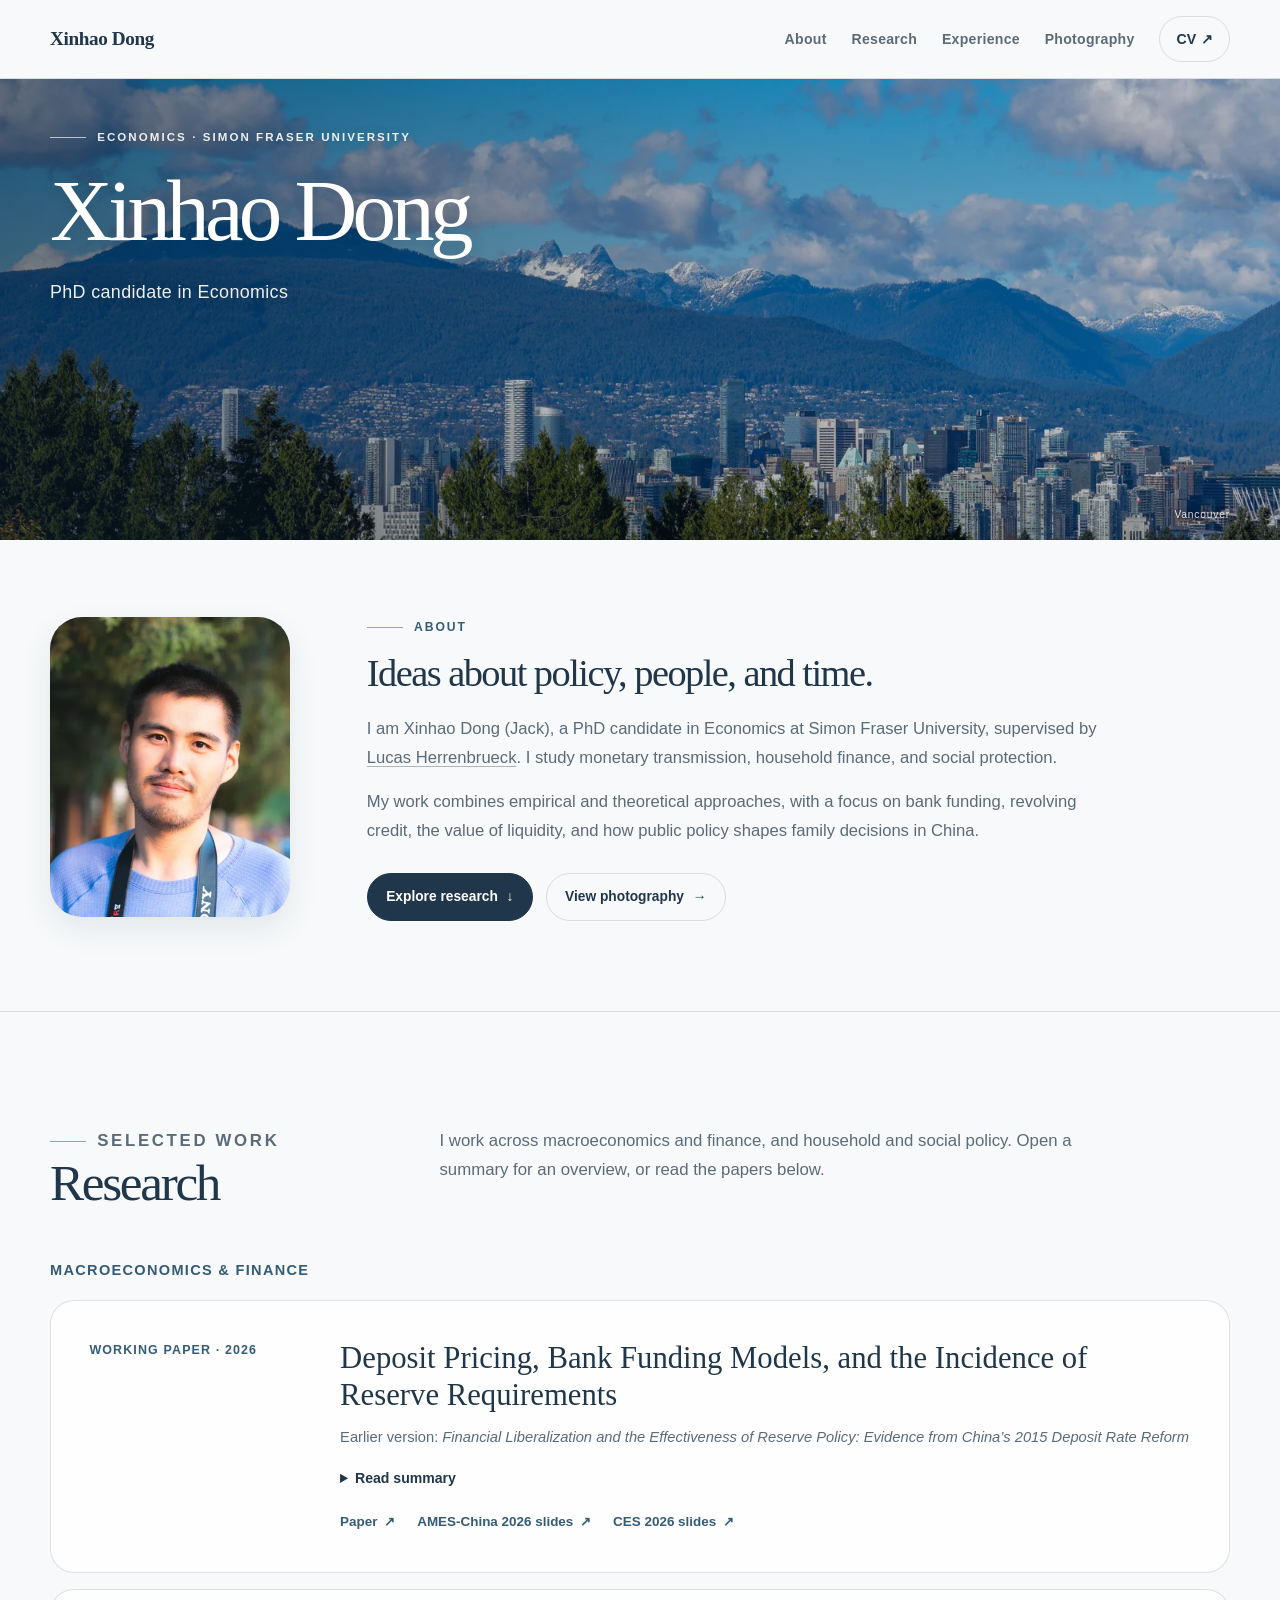
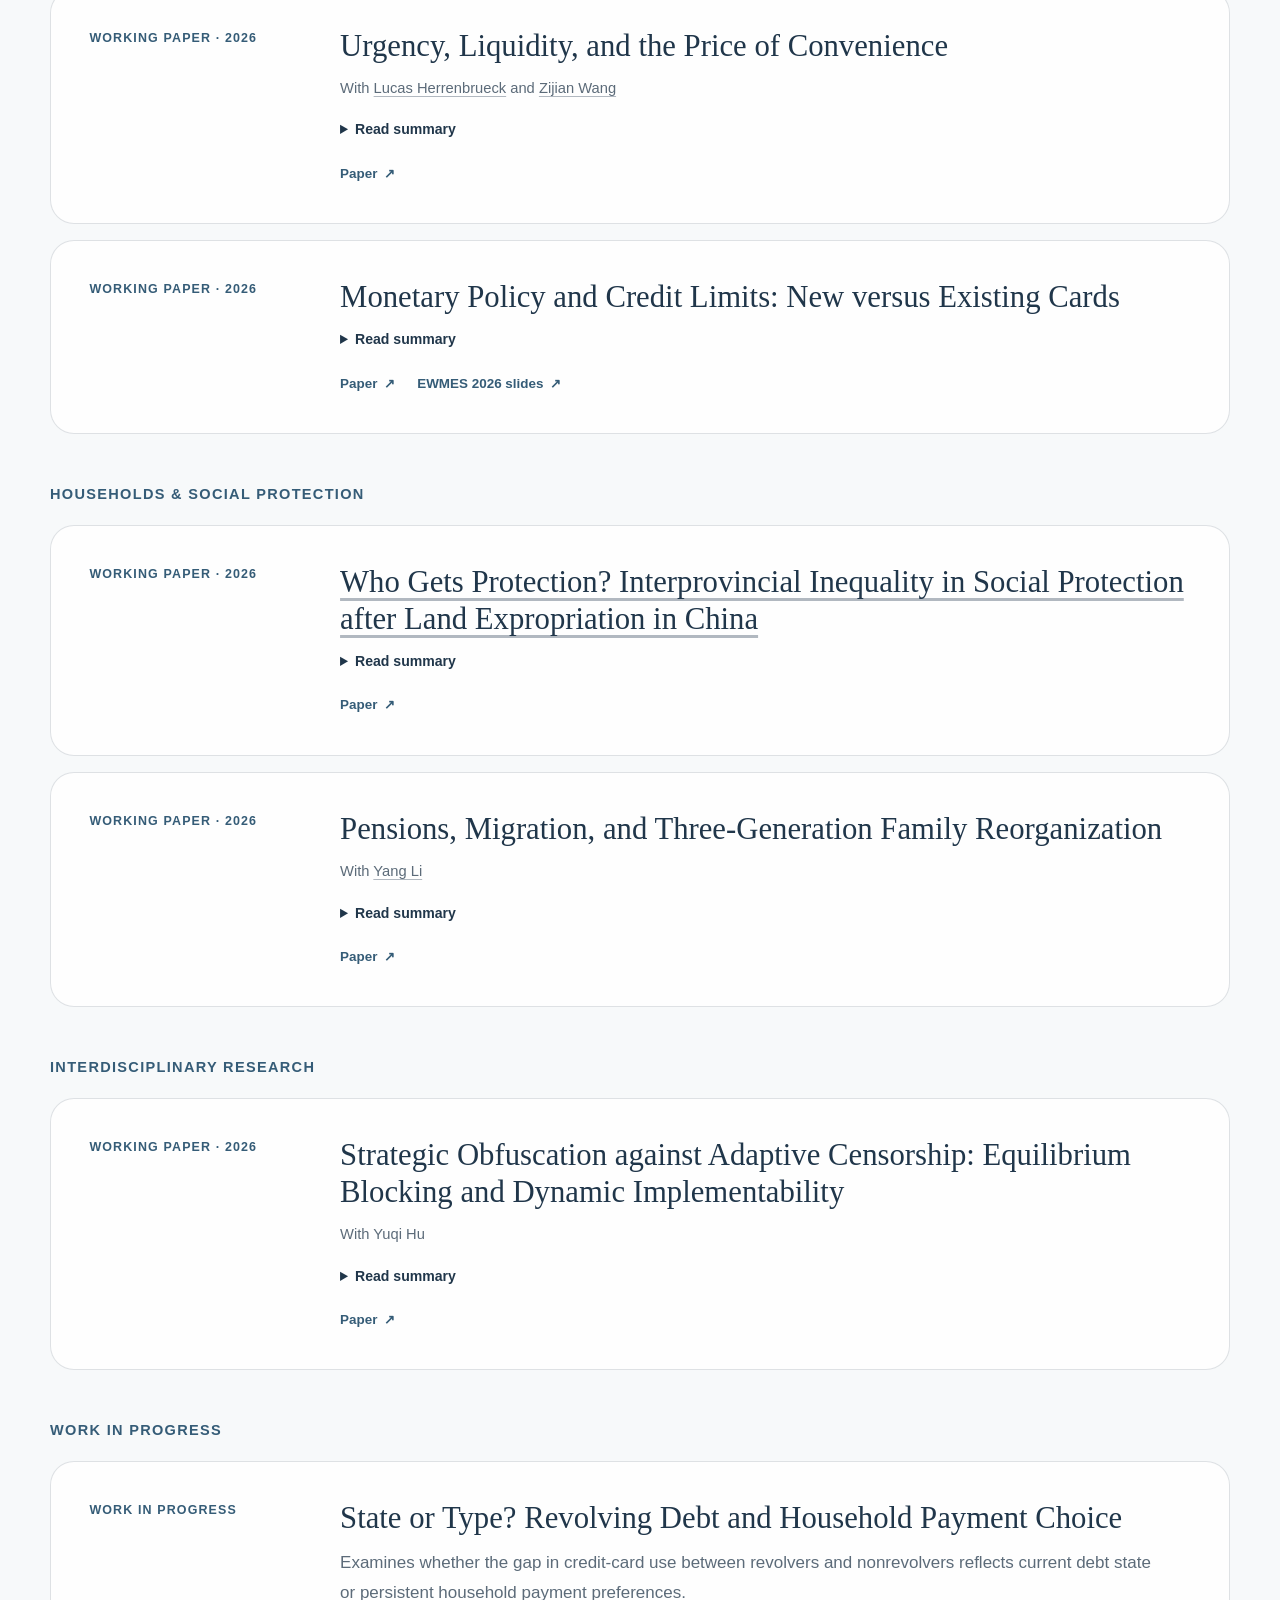
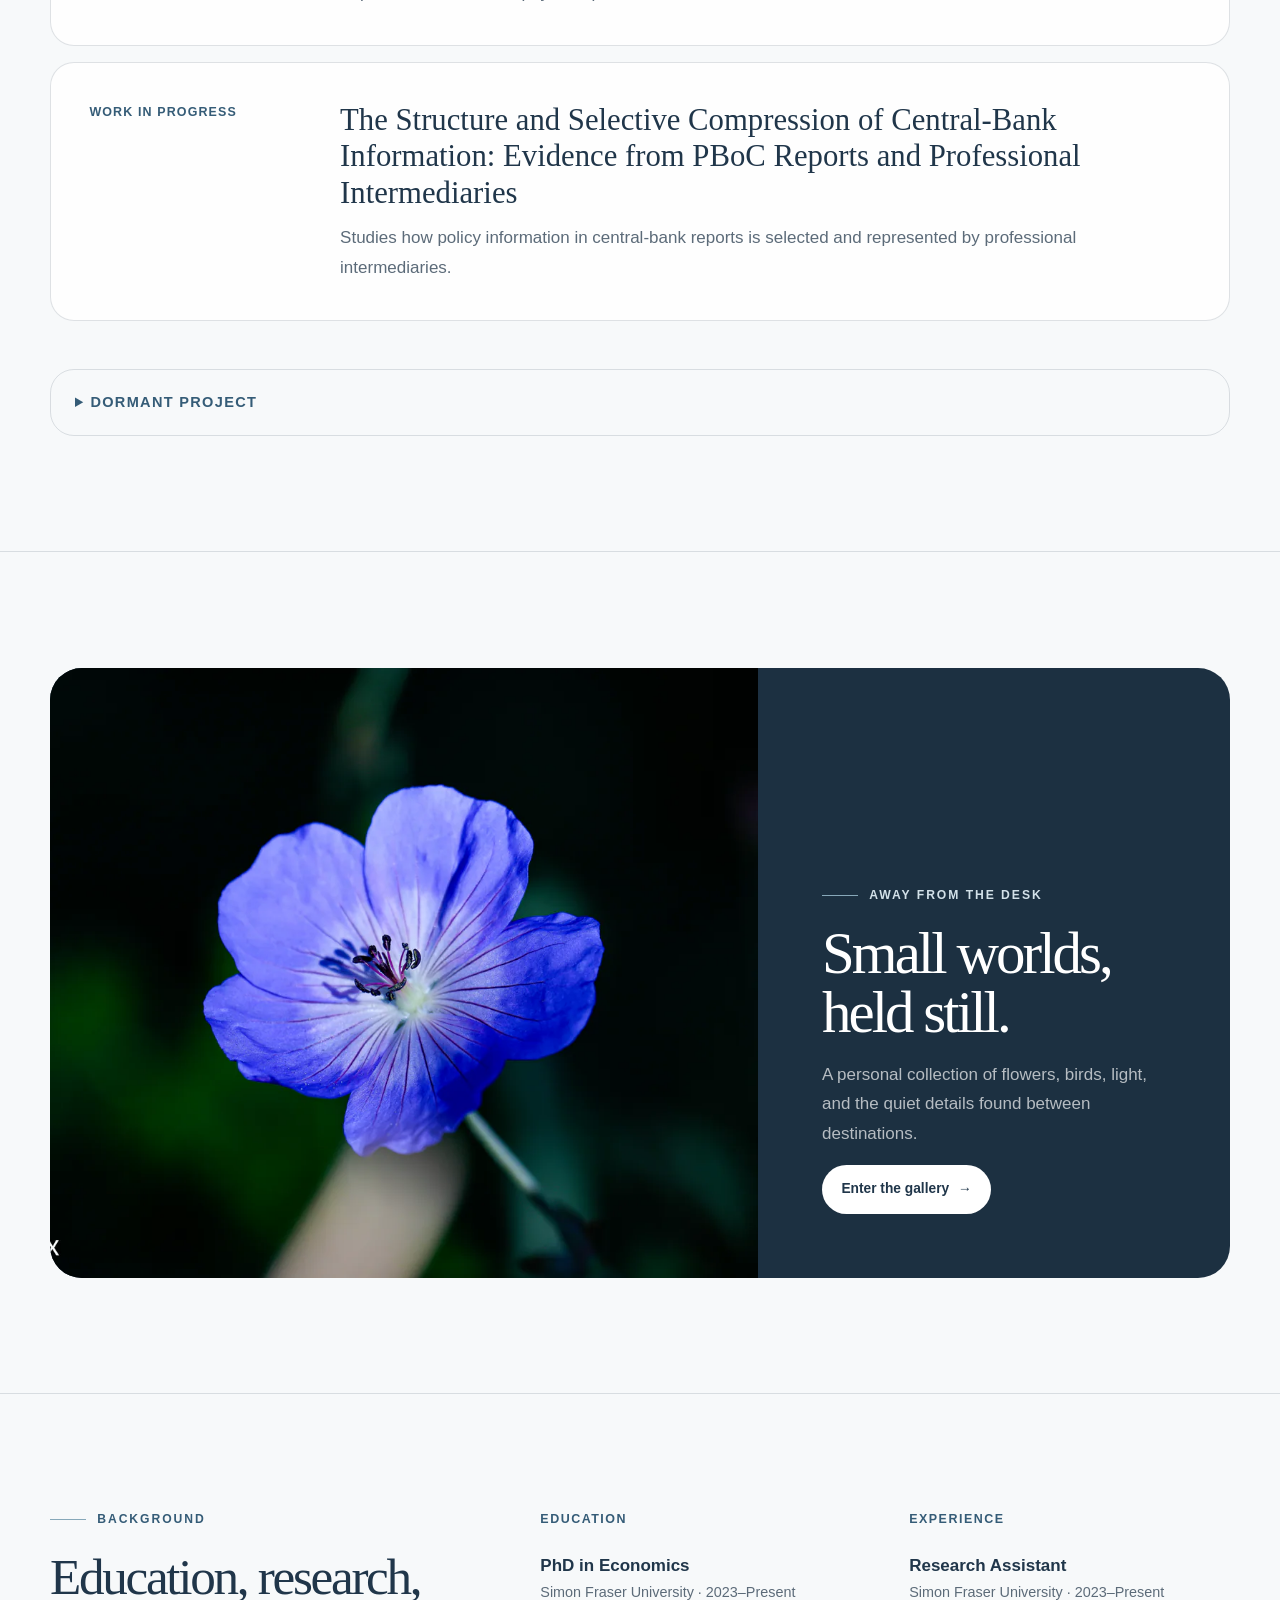
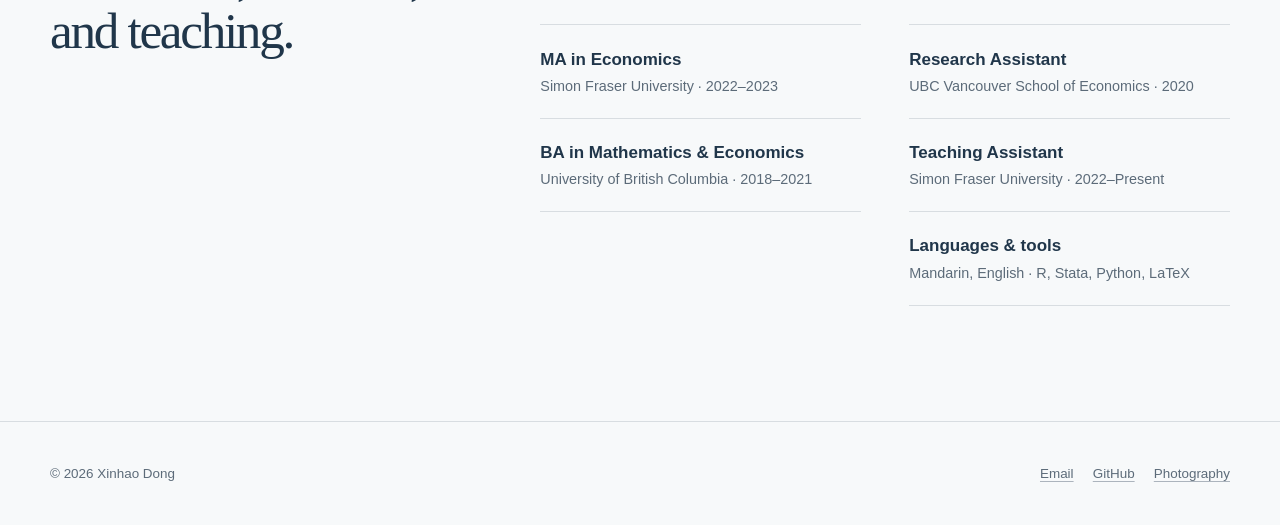
<file: index.html>
<!doctype html>
<html lang="en">
  <head>
    <meta charset="utf-8">
    <meta name="viewport" content="width=device-width, initial-scale=1">
    <title>Xinhao Dong — Economics & Photography</title>
    <meta name="description" content="Xinhao Dong is a PhD candidate in Economics at Simon Fraser University studying monetary transmission, financial markets, and social protection.">
    <link rel="canonical" href="https://xinhaodong.github.io/">
    <meta property="og:type" content="website">
    <meta property="og:title" content="Xinhao Dong — Economics & Photography">
    <meta property="og:description" content="Research on monetary transmission, financial markets, and social protection, alongside a personal photography collection.">
    <meta property="og:url" content="https://xinhaodong.github.io/">
    <meta property="og:image" content="https://xinhaodong.github.io/assets/photos/og-photography.jpg">
    <meta name="twitter:card" content="summary_large_image">
    <meta name="twitter:title" content="Xinhao Dong — Economics & Photography">
    <meta name="twitter:description" content="Economics research and a personal photography collection.">
    <meta name="twitter:image" content="https://xinhaodong.github.io/assets/photos/og-photography.jpg">
    <link rel="icon" type="image/png" href="assets/photos/favicon.png">
    <link rel="stylesheet" href="assets/css/site.css">
    <link rel="stylesheet" href="assets/css/home-mountain.css?v=20261103-1">
    <script src="assets/js/site.js" defer></script>
  </head>
  <body class="home-page" id="top">
    <a class="skip-link" href="#main">Skip to content</a>

    <header class="site-header">
      <div class="site-shell nav-wrap">
        <a class="wordmark" href="#top" aria-label="Xinhao Dong, home">Xinhao Dong</a>
        <button class="menu-toggle" type="button" aria-label="Open navigation" aria-expanded="false" aria-controls="site-navigation"><span></span></button>
        <nav class="site-nav" id="site-navigation" aria-label="Primary navigation" data-open="false">
          <a href="#about">About</a>
          <a href="#research">Research</a>
          <a href="#experience">Experience</a>
          <a href="photography/">Photography</a>
          <a class="nav-pill" href="assets/cv/CV_XinhaoDong.pdf" target="_blank" rel="noopener">CV ↗</a>
        </nav>
      </div>
    </header>

    <main id="main">
      <section class="mountain-hero" aria-labelledby="hero-title">
        <picture class="mountain-hero-image">
          <source type="image/webp" srcset="assets/photos/vancouver-mountains/vancouver-mountains-800.webp?v=clean 800w, assets/photos/vancouver-mountains/vancouver-mountains-1600.webp?v=clean 1600w, assets/photos/vancouver-mountains/vancouver-mountains-2400.webp?v=clean 2400w, assets/photos/vancouver-mountains/vancouver-mountains-3200.webp?v=clean 3200w" sizes="100vw">
          <img src="assets/photos/vancouver-mountains/vancouver-mountains-1600.jpg?v=clean" srcset="assets/photos/vancouver-mountains/vancouver-mountains-800.jpg?v=clean 800w, assets/photos/vancouver-mountains/vancouver-mountains-1600.jpg?v=clean 1600w, assets/photos/vancouver-mountains/vancouver-mountains-2400.jpg?v=clean 2400w, assets/photos/vancouver-mountains/vancouver-mountains-3200.jpg?v=clean 3200w" sizes="100vw" width="1600" height="800" alt="Vancouver’s skyline beneath forested mountains, snow-covered peaks, and drifting clouds" fetchpriority="high" decoding="async">
        </picture>
        <div class="site-shell mountain-hero-content">
          <p class="eyebrow">Economics · Simon Fraser University</p>
          <h1 id="hero-title">Xinhao Dong</h1>
          <p class="mountain-hero-subtitle">PhD candidate in Economics</p>
        </div>
        <p class="mountain-credit">Vancouver</p>
      </section>

      <section class="site-shell home-intro" id="about" aria-labelledby="intro-title">
        <picture class="profile-photo">
          <source type="image/webp" srcset="assets/photos/portrait/portrait-480.webp 480w, assets/photos/portrait/portrait-720.webp 720w" sizes="(max-width: 700px) 96px, 240px">
          <img src="assets/photos/portrait/portrait-480.jpg" srcset="assets/photos/portrait/portrait-480.jpg 480w, assets/photos/portrait/portrait-720.jpg 720w" sizes="(max-width: 700px) 96px, 240px" width="480" height="480" alt="Portrait of Xinhao Dong" decoding="async">
        </picture>
        <div class="home-intro-copy">
          <p class="eyebrow">About</p>
          <h2 id="intro-title">Ideas about policy, people, and time.</h2>
          <p>I am Xinhao Dong (Jack), a PhD candidate in Economics at Simon Fraser University, supervised by <a href="https://herrenbrueck.weebly.com/" target="_blank" rel="noopener">Lucas Herrenbrueck</a>. I study monetary transmission, household finance, and social protection.</p>
          <p>My work combines empirical and theoretical approaches, with a focus on bank funding, revolving credit, the value of liquidity, and how public policy shapes family decisions in China.</p>
          <div class="hero-actions">
            <a class="button" href="#research">Explore research <span aria-hidden="true">↓</span></a>
            <a class="button secondary" href="photography/">View photography <span aria-hidden="true">→</span></a>
          </div>
        </div>
      </section>

      <section class="section" id="research" aria-labelledby="research-title">
        <div class="site-shell">
          <div class="section-heading">
            <div>
              <p class="eyebrow">Selected work</p>
              <h2 id="research-title">Research</h2>
            </div>
            <p>I work across macroeconomics and finance, and household and social policy. Open a summary for an overview, or read the papers below.</p>
          </div>

          <h3 class="research-group-title">Macroeconomics &amp; Finance</h3>
          <div class="research-list">
            <article class="research-card">
              <div class="research-meta">Working paper · 2026</div>
              <div>
                <h4>Deposit Pricing, Bank Funding Models, and the Incidence of Reserve Requirements</h4>
                <p class="coauthors">Earlier version: <em>Financial Liberalization and the Effectiveness of Reserve Policy: Evidence from China’s 2015 Deposit Rate Reform</em></p>
                <details class="abstract"><summary>Read summary</summary>
                  <p>Using quarterly data for Chinese banks from 2008 to 2024, I compare the relationship between banks’ pre-reform deposit mix, reserve requirements, and market funding across pricing regimes. Among joint-stock banks, the fitted funding gradient falls from 1.144 to −0.024 percentage points per percentage-point increase in the reserve ratio. Limited common support and sensitivity to exposure trends prevent a causal interpretation of that regime difference.</p>
                </details>
                <div class="paper-actions">
                  <a class="paper-link" href="assets/papers/deposit-pricing-reserve-requirements.pdf" target="_blank" rel="noopener">Paper</a>
                  <a class="paper-link" href="assets/slides/ames-china-2026.pdf" target="_blank" rel="noopener">AMES-China 2026 slides</a>
                  <a class="paper-link" href="assets/slides/ces-china-2026.pdf" target="_blank" rel="noopener">CES 2026 slides</a>
                </div>
              </div>
            </article>
            <article class="research-card">
              <div class="research-meta">Working paper · 2026</div>
              <div>
                <h4>Urgency, Liquidity, and the Price of Convenience</h4>
                <p class="coauthors">With <a href="https://herrenbrueck.weebly.com/" target="_blank" rel="noopener">Lucas Herrenbrueck</a> and <a href="https://sites.google.com/view/zijianwang/" target="_blank" rel="noopener">Zijian Wang</a></p>
                <details class="abstract"><summary>Read summary</summary>
                  <p>We distinguish the urgency of spending needs from the liquidity services of assets using Treasury bills, commercial paper, and AAA corporate bonds. Our headline estimate puts the annual price of convenience at 5.5%, far above conventional spread measures; only about 23% of it is attributable to urgency.</p>
                </details>
                <div class="paper-actions"><a class="paper-link" href="https://www.sfu.ca/~lherrenb/files/dhw2026urgency.pdf" target="_blank" rel="noopener">Paper</a></div>
              </div>
            </article>
            <article class="research-card">
              <div class="research-meta">Working paper · 2026</div>
              <div>
                <h4>Monetary Policy and Credit Limits: New versus Existing Cards</h4>
                <details class="abstract"><summary>Read summary</summary>
                  <p>Using quarterly data from large U.S. banks, I find that a typical monetary tightening surprise identified at high frequency lowers the median limit on new credit cards by 5.1 percent relative to existing cards. Total limits show no measurable decline, so card credit adjusts slowly. A financing framework built from household surveys implies that a dollar removed from new card limits reduces spending 2.35 times as much as a dollar removed from existing limits.</p>
                </details>
                <div class="paper-actions">
                  <a class="paper-link" href="assets/papers/existing-credit-new-credit-monetary-transmission.pdf" target="_blank" rel="noopener">Paper</a>
                  <a class="paper-link" href="assets/slides/existing-commitments-ewmes-2026.pdf" target="_blank" rel="noopener">EWMES 2026 slides</a>
                </div>
              </div>
            </article>
          </div>

          <h3 class="research-group-title">Households &amp; Social Protection</h3>
          <div class="research-list">
            <article class="research-card">
              <div class="research-meta">Working paper · 2026</div>
              <div>
                <h4><a href="assets/papers/who-gets-protection.pdf" target="_blank" rel="noopener">Who Gets Protection? Interprovincial Inequality in Social Protection after Land Expropriation in China</a></h4>
                <details class="abstract"><summary>Read summary</summary>
                  <p>Using CHIP 2013 and 2018 data on 2,239 land-expropriated households in 15 provinces, I study how reported compensation form varies across provinces and expropriation cohorts. Before 2008, moving from the 25th to the 75th percentile of provincial fiscal pressure was associated with a 20 percentage-point lower probability of any continuing protection and a 17–19 percentage-point higher probability of cash only. These relationships are markedly weaker from 2008 onward, although imprecisely estimated. Across twelve consistently observed provinces, gaps in compensation form narrowed by about 38 percent.</p>
                </details>
                <div class="paper-actions"><a class="paper-link" href="assets/papers/who-gets-protection.pdf" target="_blank" rel="noopener">Paper</a></div>
              </div>
            </article>
            <article class="research-card">
              <div class="research-meta">Working paper · 2026</div>
              <div>
                <h4>Pensions, Migration, and Three-Generation Family Reorganization</h4>
                <p class="coauthors">With <a href="https://liyang0v0.github.io/" target="_blank" rel="noopener">Yang Li</a></p>
                <details class="abstract"><summary>Read summary</summary>
                  <p>Using age-60 eligibility around China’s 2016 pension reform, we find that pension access raises grandchild care by 8.2 percentage points. Grandchildren then spend fewer months with their parents, while complete paternal absence falls and shorter, more returnable work trips become more common. Remittances from pension recipients to adult children also decline, consistent with a shift in how families provide informal support.</p>
                </details>
                <div class="paper-actions"><a class="paper-link" href="https://www.dropbox.com/scl/fi/l6o3wmeur9fnl1vhy168h/Rural_Pension.pdf?rlkey=k0lvzd16sgpemzimauc0o3s40&amp;st=vspo28mm&amp;dl=0" target="_blank" rel="noopener">Paper</a></div>
              </div>
            </article>
          </div>

          <h3 class="research-group-title">Interdisciplinary Research</h3>
          <div class="research-list">
            <article class="research-card">
              <div class="research-meta">Working paper · 2026</div>
              <div>
                <h4>Strategic Obfuscation against Adaptive Censorship: Equilibrium Blocking and Dynamic Implementability</h4>
                <p class="coauthors">With Yuqi Hu</p>
                <details class="abstract"><summary>Read summary</summary>
                  <p>We model costly traffic obfuscation and an adaptive censor’s blocking decision jointly. Exact unilateral best responses determine which obfuscation–blocking targets can survive repeated interaction; a common shortcut that checks only complete abandonment of obfuscation can misclassify whether a target is sustainable. A public-signal extension shows how missed detections and false alarms tighten these conditions.</p>
                </details>
                <div class="paper-actions"><a class="paper-link" href="assets/papers/strategic-obfuscation-adaptive-censorship.pdf" target="_blank" rel="noopener">Paper</a></div>
              </div>
            </article>
          </div>

          <h3 class="research-group-title">Work in Progress</h3>
          <div class="research-list">
            <article class="research-card">
              <div class="research-meta">Work in progress</div>
              <div>
                <h4>State or Type? Revolving Debt and Household Payment Choice</h4>
                <p class="project-summary">Examines whether the gap in credit-card use between revolvers and nonrevolvers reflects current debt state or persistent household payment preferences.</p>
              </div>
            </article>
            <article class="research-card">
              <div class="research-meta">Work in progress</div>
              <div>
                <h4>The Structure and Selective Compression of Central-Bank Information: Evidence from PBoC Reports and Professional Intermediaries</h4>
                <p class="project-summary">Studies how policy information in central-bank reports is selected and represented by professional intermediaries.</p>
              </div>
            </article>
          </div>

          <details class="dormant-project">
            <summary>Dormant project</summary>
            <p><strong>Pension Promises, Fertility, and Debt Sustainability.</strong> A paused project on how pension promises and endogenous fertility interact with public-debt dynamics.</p>
          </details>
        </div>
      </section>

      <section class="section" aria-labelledby="photography-title">
        <div class="site-shell photo-teaser">
          <picture class="photo-teaser-media">
            <source type="image/webp" srcset="assets/photos/blue-bloom/blue-bloom-640.webp 640w, assets/photos/blue-bloom/blue-bloom-1280.webp 1280w, assets/photos/blue-bloom/blue-bloom-2400.webp 2400w" sizes="(max-width: 900px) 100vw, 58vw">
            <img src="assets/photos/blue-bloom/blue-bloom-1280.jpg" srcset="assets/photos/blue-bloom/blue-bloom-640.jpg 640w, assets/photos/blue-bloom/blue-bloom-1280.jpg 1280w, assets/photos/blue-bloom/blue-bloom-2400.jpg 2400w" sizes="(max-width: 900px) 100vw, 58vw" width="1280" height="853" loading="lazy" decoding="async" alt="A blue flower against a dark green background">
          </picture>
          <div class="photo-teaser-copy">
            <p class="eyebrow">Away from the desk</p>
            <h2 id="photography-title">Small worlds, held still.</h2>
            <p>A personal collection of flowers, birds, light, and the quiet details found between destinations.</p>
            <a class="button" href="photography/">Enter the gallery <span aria-hidden="true">→</span></a>
          </div>
        </div>
      </section>

      <section class="section" id="experience" aria-labelledby="experience-title">
        <div class="site-shell credentials">
          <div>
            <p class="eyebrow">Background</p>
            <h2 id="experience-title">Education, research, and teaching.</h2>
          </div>
          <div class="credential-columns">
            <div class="credential-group">
              <h3>Education</h3>
              <ul class="credential-list">
                <li><strong>PhD in Economics</strong><span>Simon Fraser University · 2023–Present</span></li>
                <li><strong>MA in Economics</strong><span>Simon Fraser University · 2022–2023</span></li>
                <li><strong>BA in Mathematics &amp; Economics</strong><span>University of British Columbia · 2018–2021</span></li>
              </ul>
            </div>
            <div class="credential-group">
              <h3>Experience</h3>
              <ul class="credential-list">
                <li><strong>Research Assistant</strong><span>Simon Fraser University · 2023–Present</span></li>
                <li><strong>Research Assistant</strong><span>UBC Vancouver School of Economics · 2020</span></li>
                <li><strong>Teaching Assistant</strong><span>Simon Fraser University · 2022–Present</span></li>
                <li><strong>Languages &amp; tools</strong><span>Mandarin, English · R, Stata, Python, LaTeX</span></li>
              </ul>
            </div>
          </div>
        </div>
      </section>
    </main>

    <footer class="site-footer">
      <div class="site-shell footer-wrap">
        <span>© <span data-current-year>2026</span> Xinhao Dong</span>
        <div class="footer-links">
          <a href="mailto:Xinhao_dong@sfu.ca">Email</a>
          <a href="https://github.com/XinhaoDong" target="_blank" rel="noopener">GitHub</a>
          <a href="photography/">Photography</a>
        </div>
      </div>
    </footer>
    <!-- Statcounter code for Personal website https://xinhaodong.github.io/ -->
    <script type="text/javascript">
      var sc_project = 13366111;
      var sc_invisible = 1;
      var sc_security = "77b2c430";
    </script>
    <script type="text/javascript" src="https://www.statcounter.com/counter/counter.js" async></script>
    <noscript><div class="statcounter"><a title="web statistics" href="https://statcounter.com/" target="_blank" rel="noopener"><img class="statcounter" src="https://c.statcounter.com/13366111/0/77b2c430/1/" alt="web statistics" referrerpolicy="no-referrer-when-downgrade"></a></div></noscript>
    <!-- End of Statcounter Code -->
  </body>
</html>
</file>
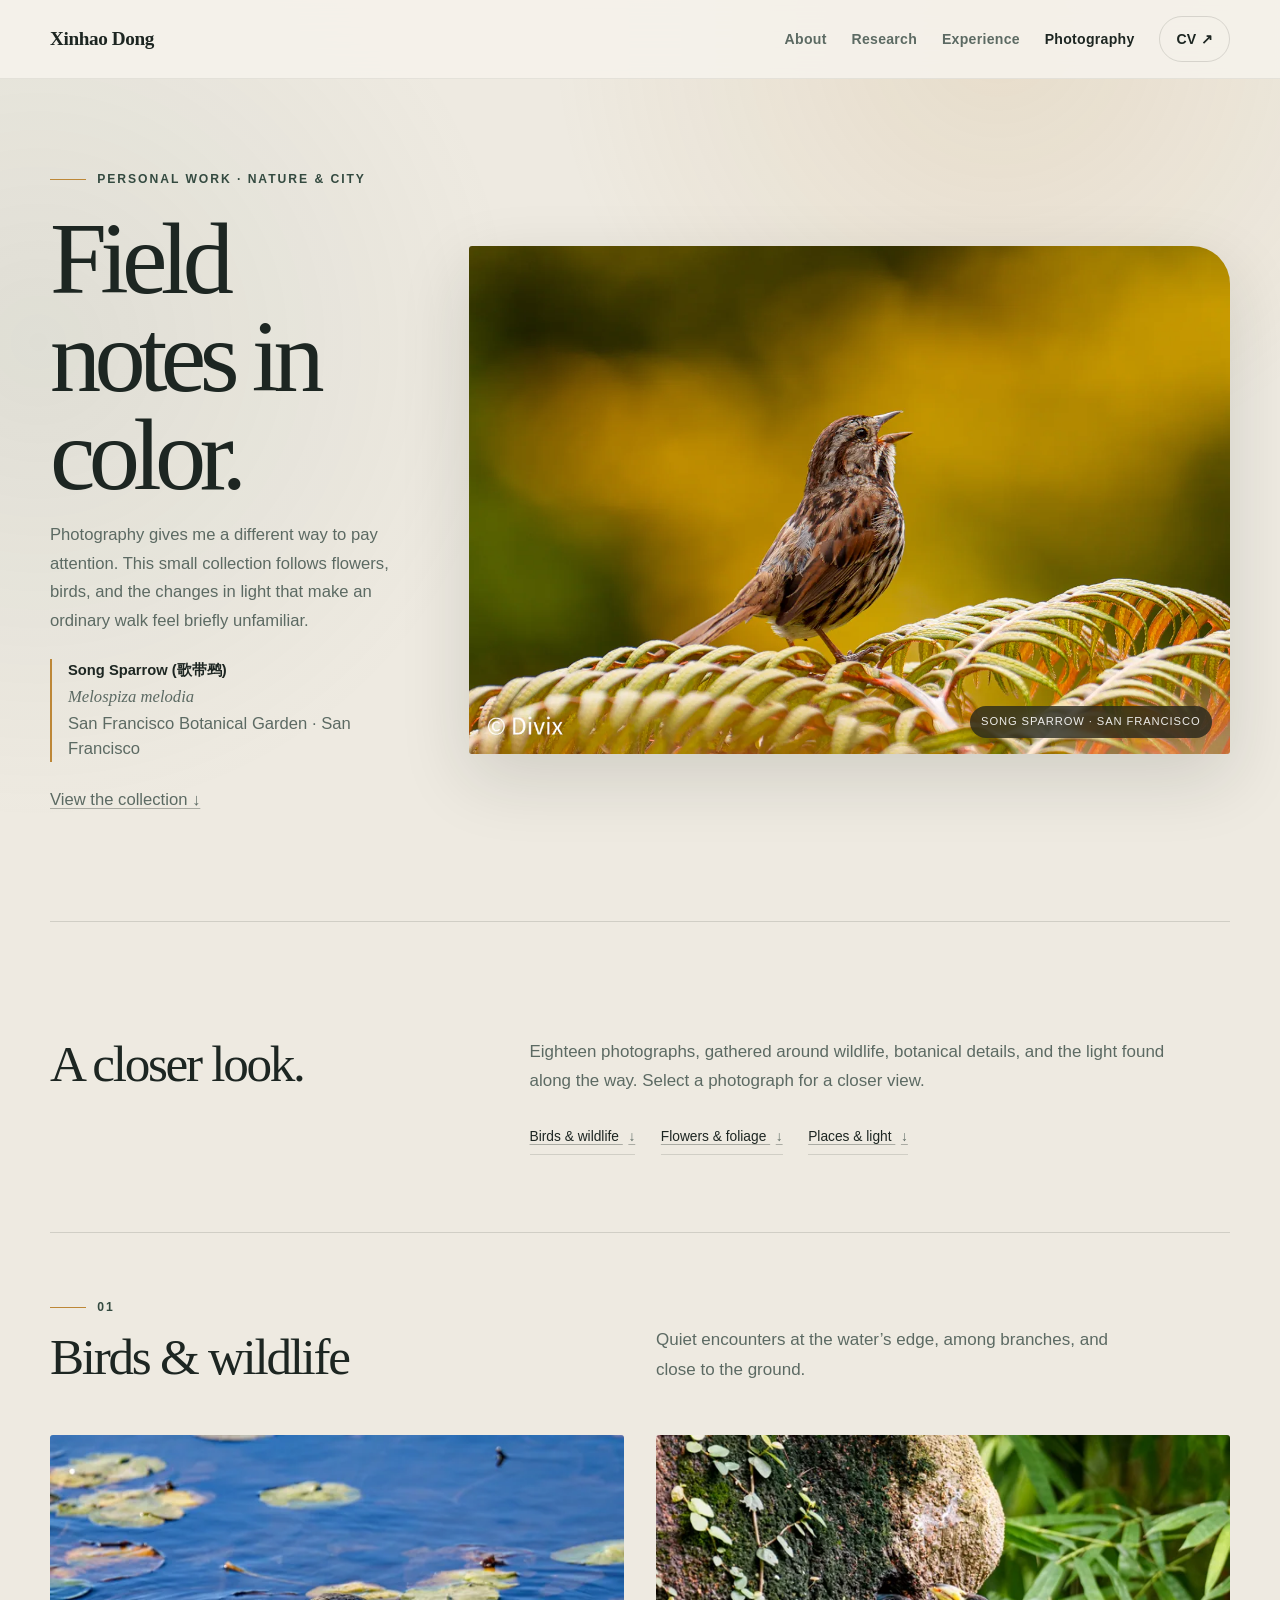
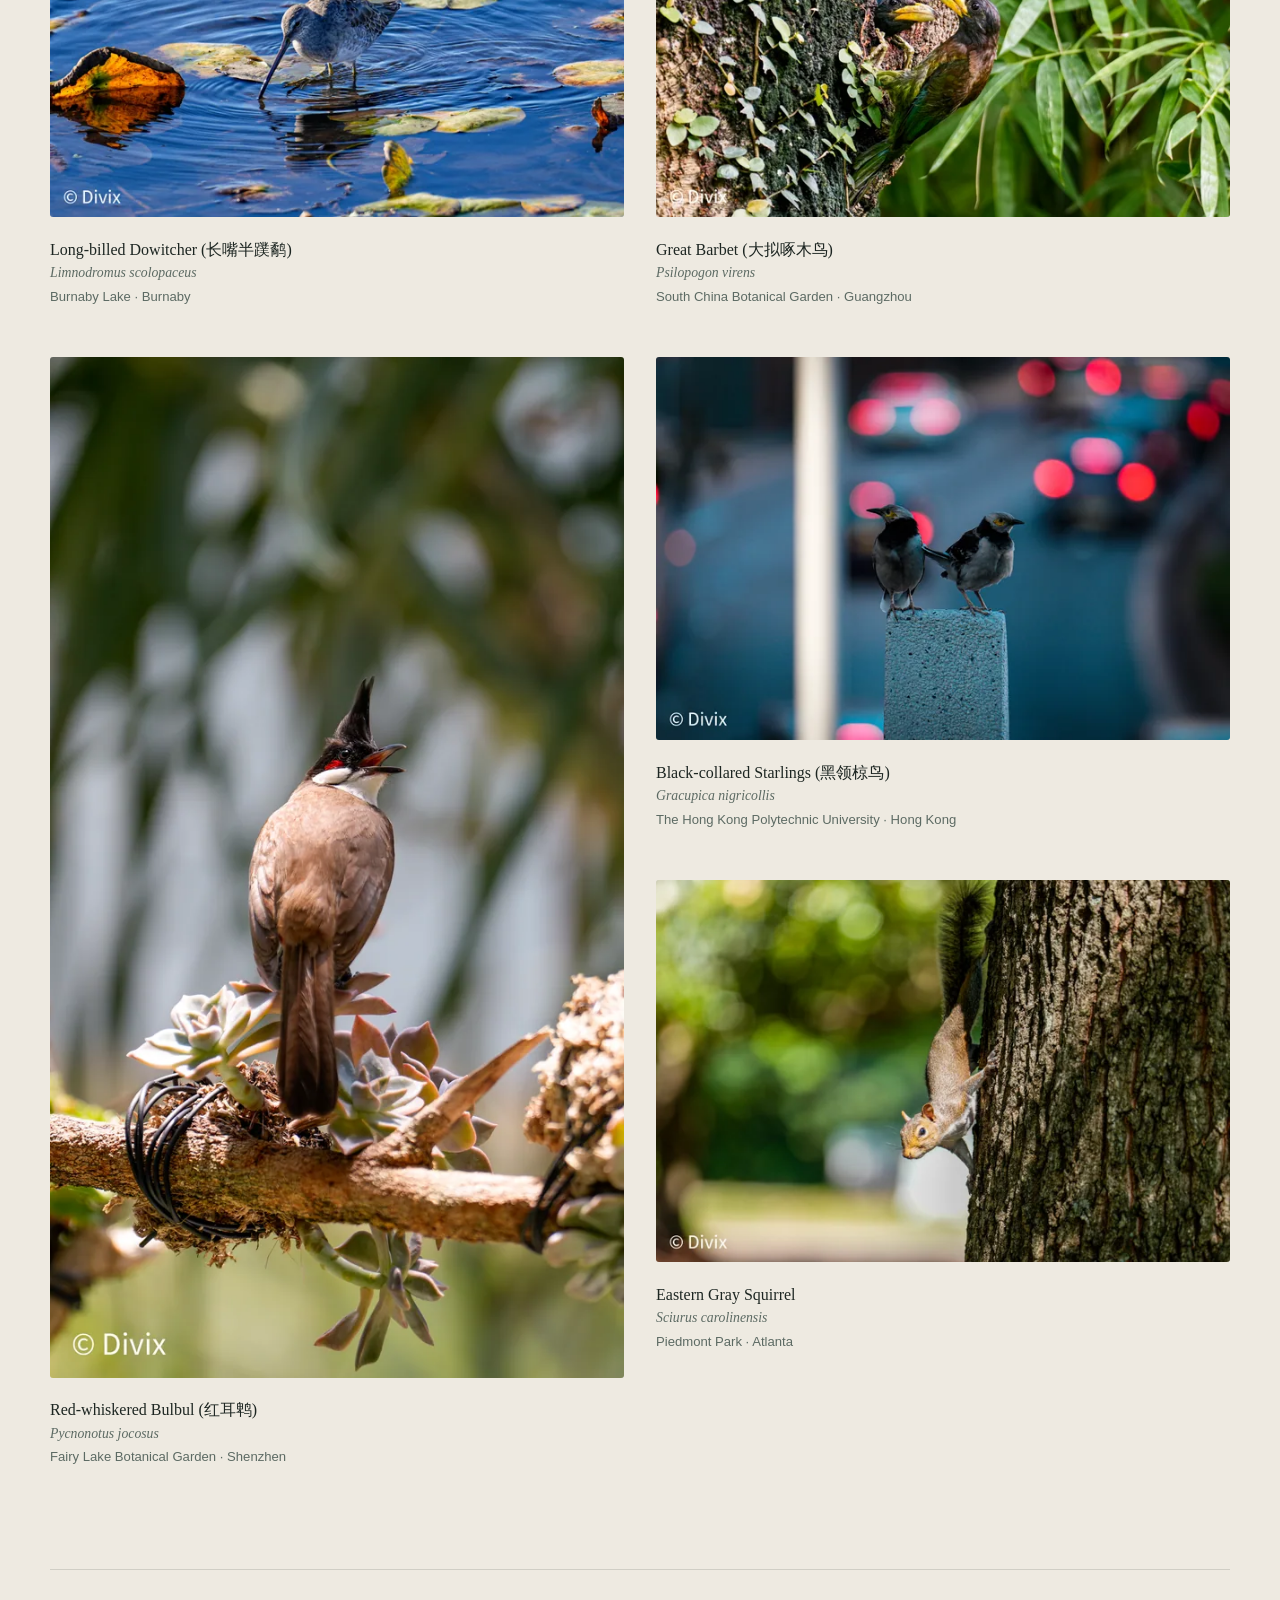
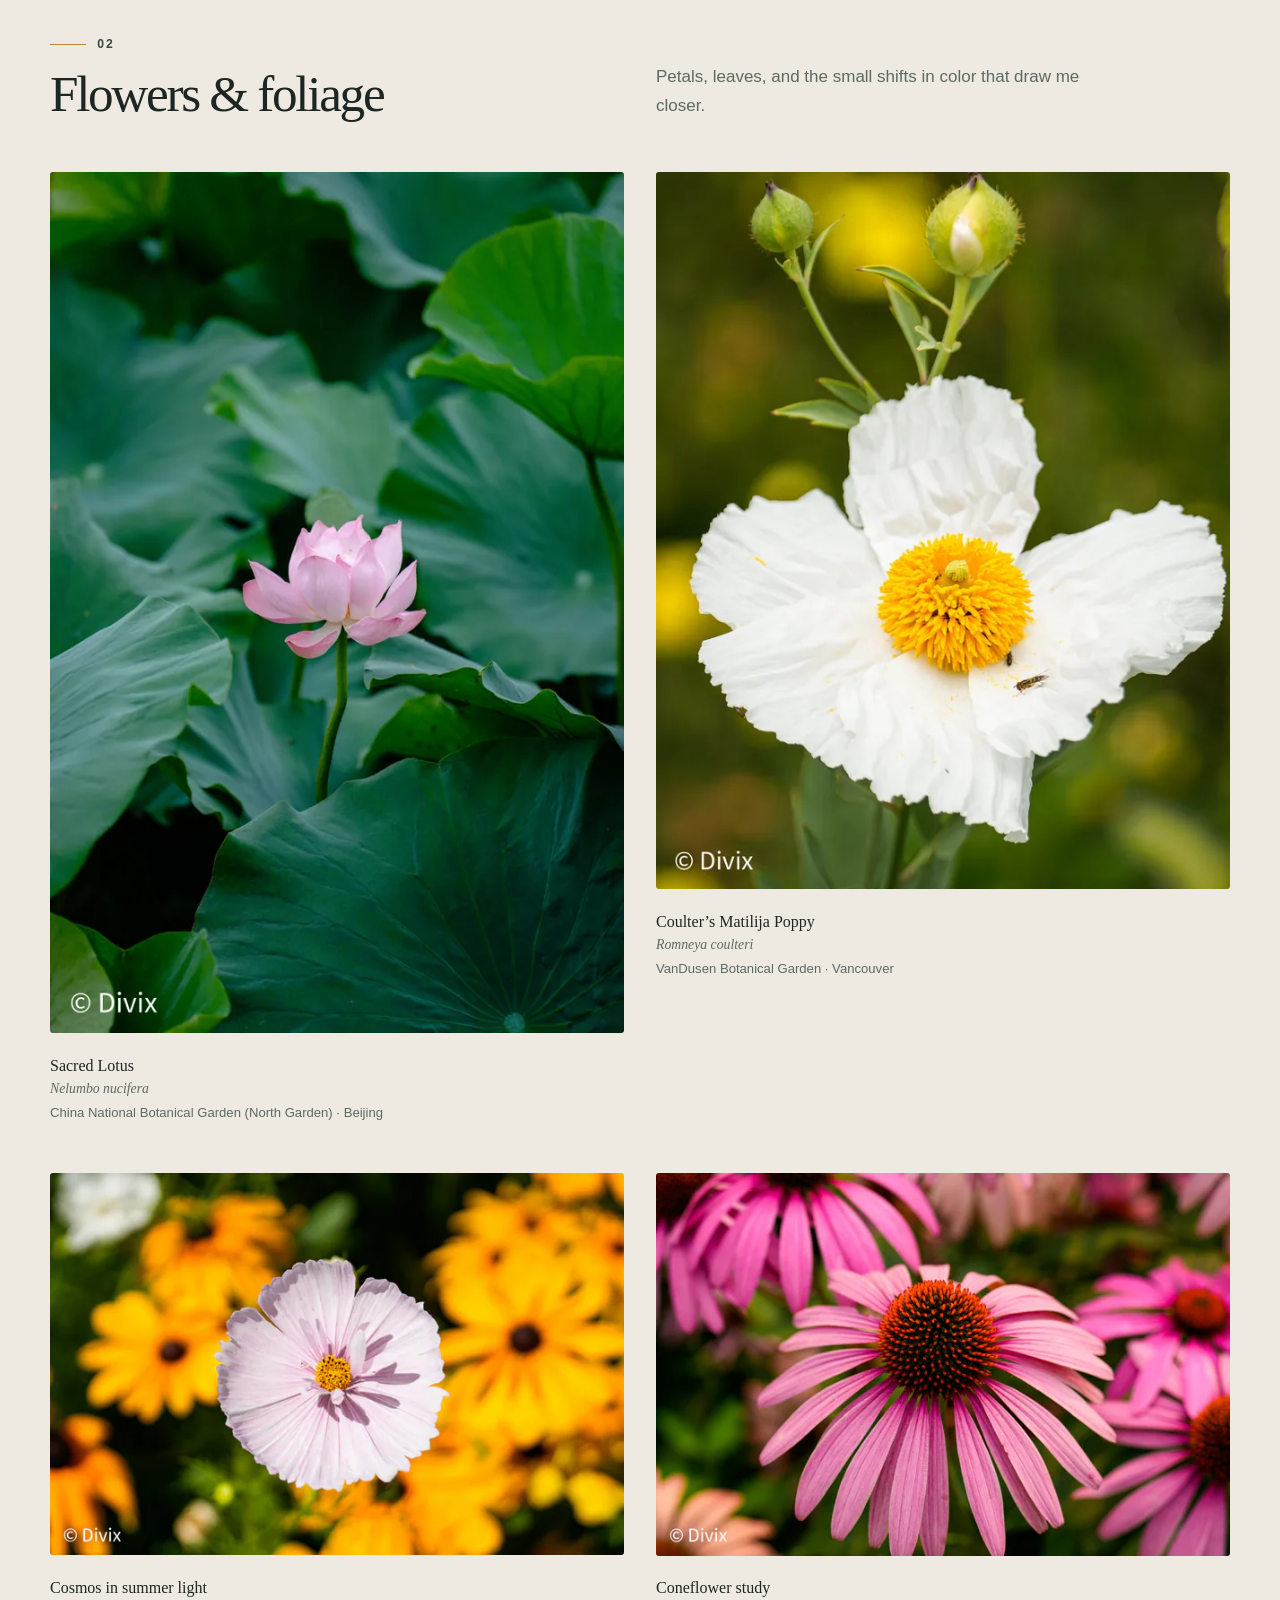
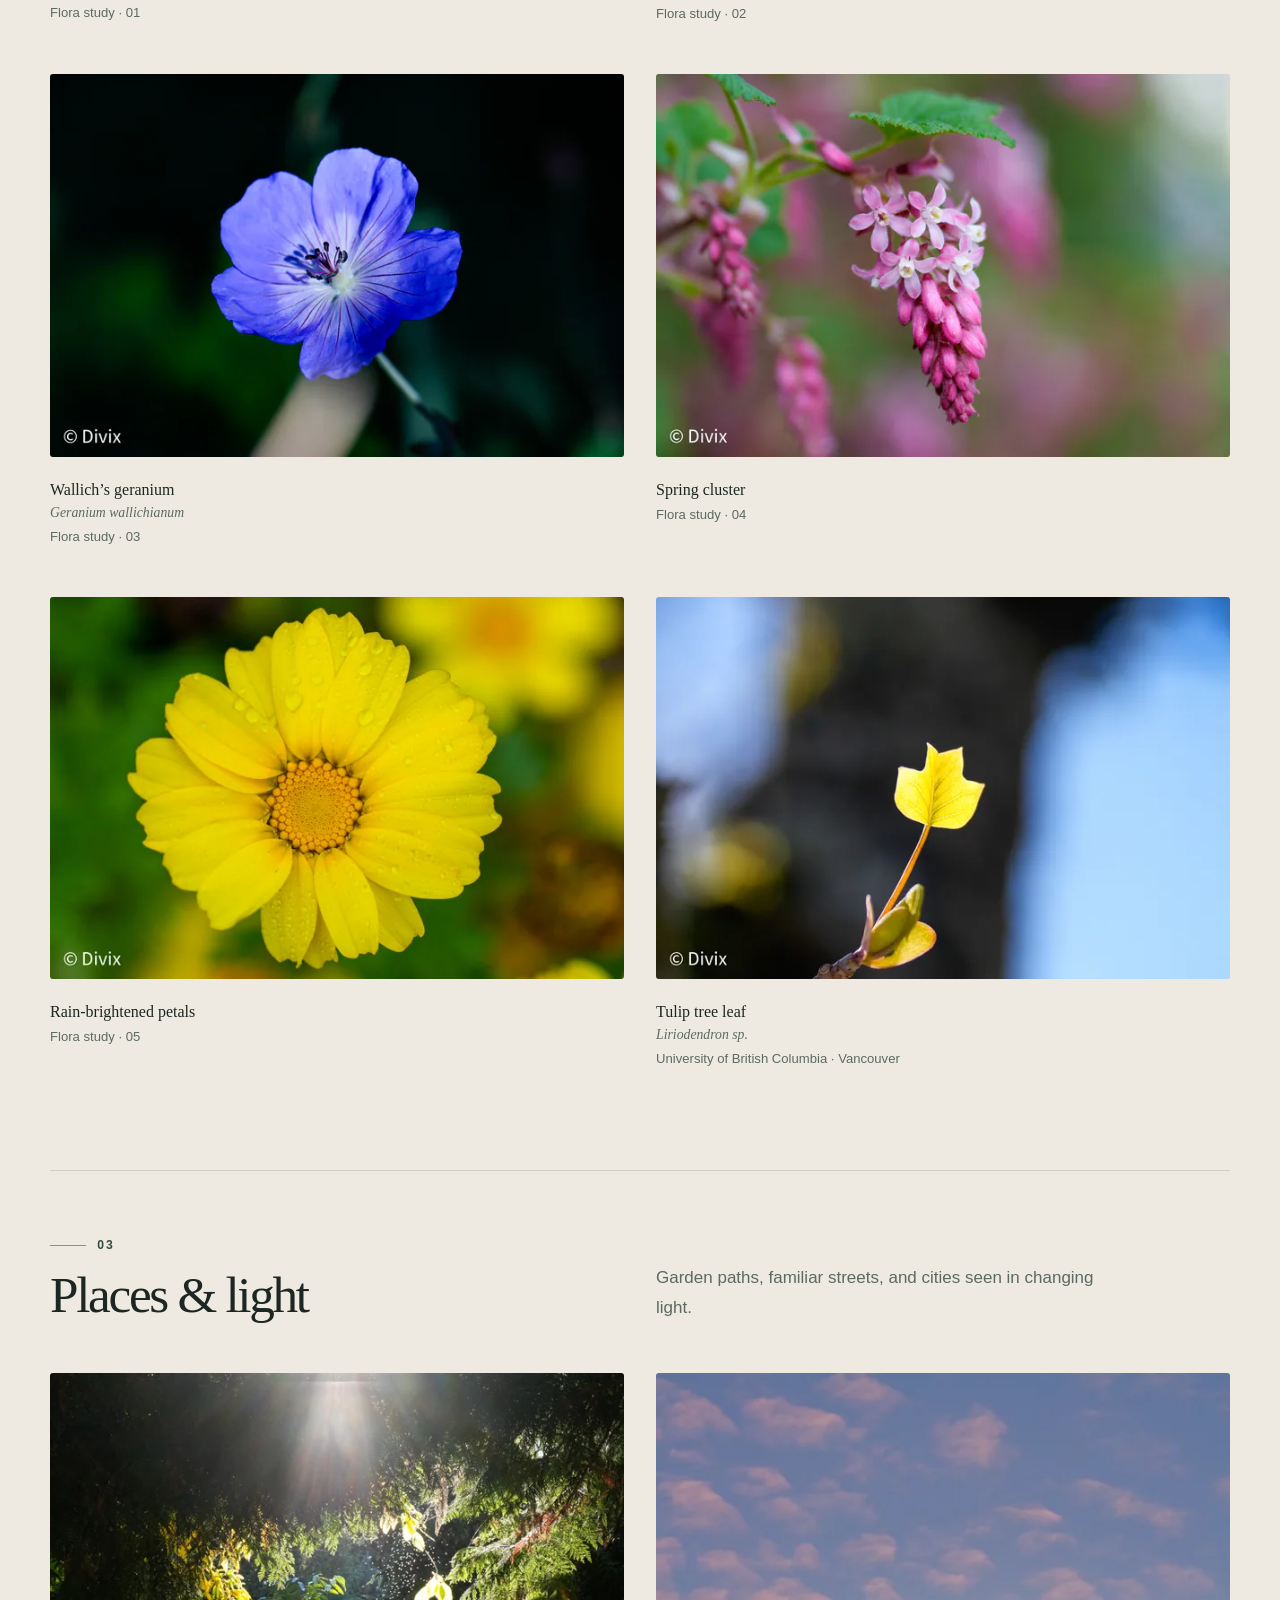
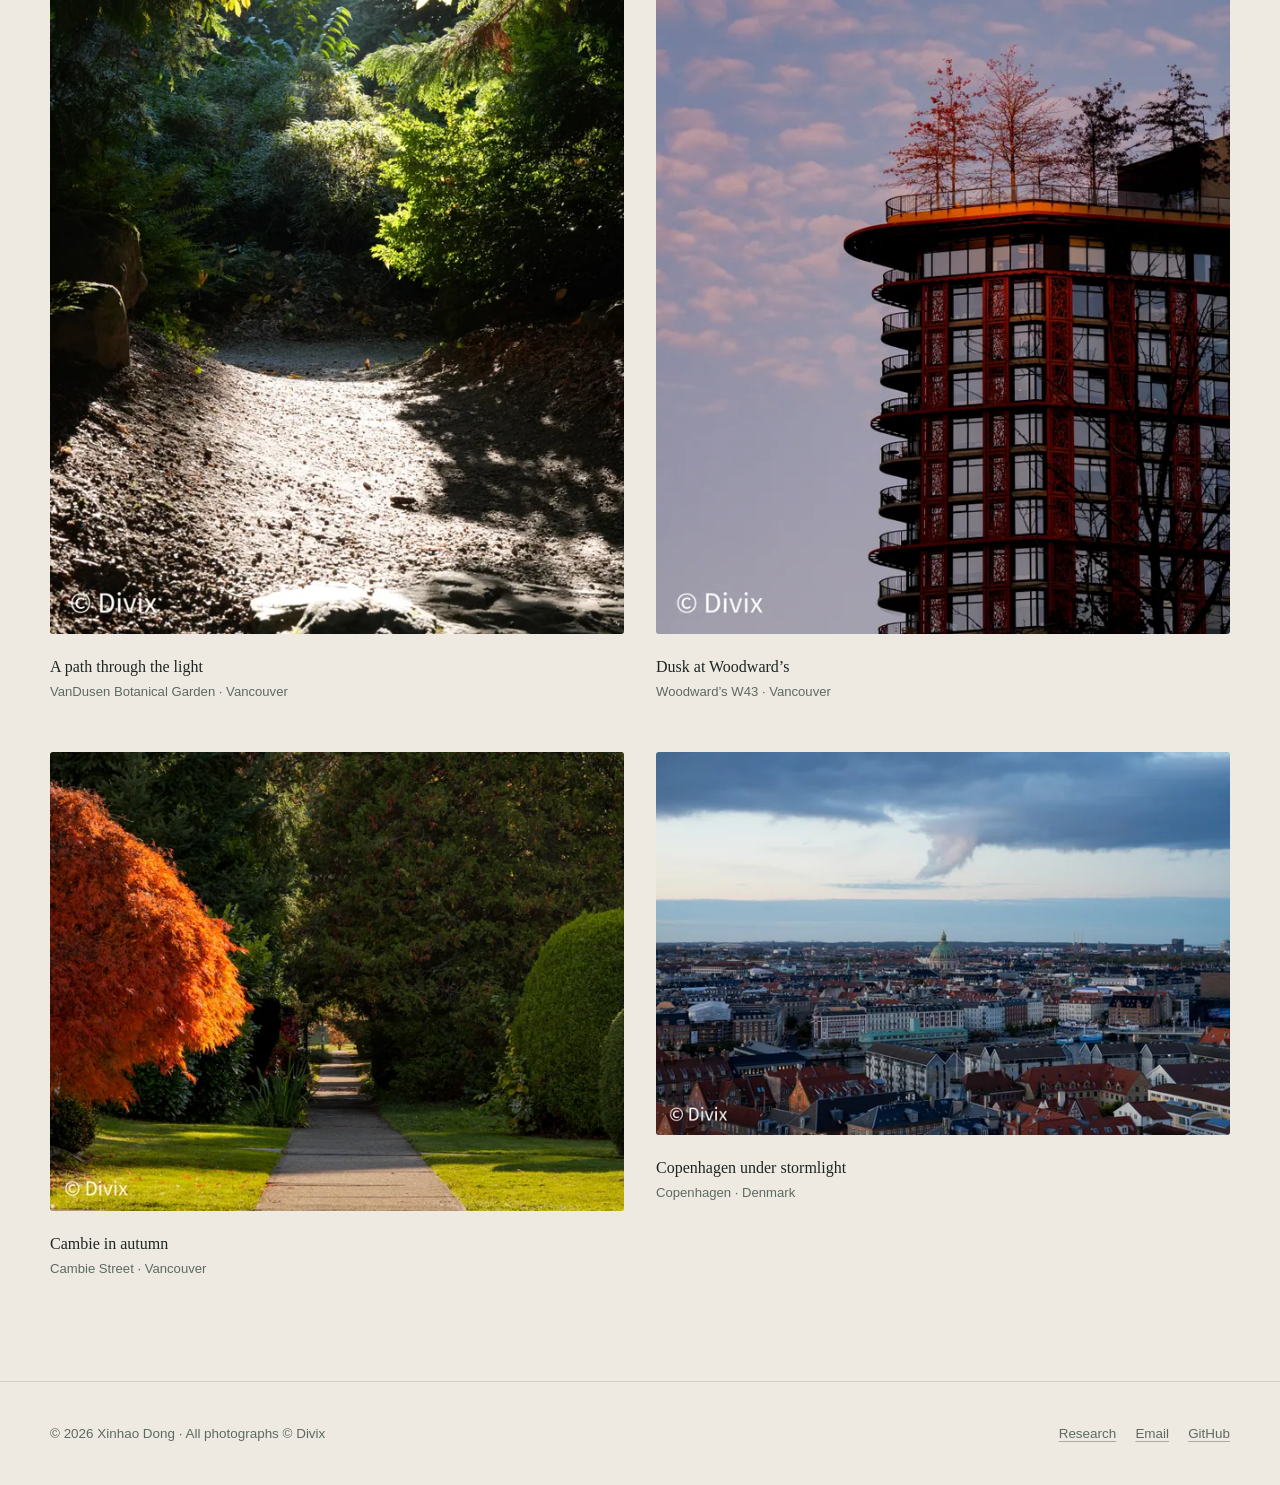
<file: photography/index.html>
<!doctype html>
<html lang="en">
  <head>
    <meta charset="utf-8">
    <meta name="viewport" content="width=device-width, initial-scale=1">
    <title>Photography — Xinhao Dong</title>
    <meta name="description" content="A personal photography collection by Xinhao Dong: flowers, birds, gardens, and city light.">
    <link rel="canonical" href="https://xinhaodong.github.io/photography/">
    <meta property="og:type" content="website">
    <meta property="og:title" content="Photography — Xinhao Dong">
    <meta property="og:description" content="Flowers, birds, light, and the quiet details found between destinations.">
    <meta property="og:url" content="https://xinhaodong.github.io/photography/">
    <meta property="og:image" content="https://xinhaodong.github.io/assets/photos/og-photography.jpg">
    <meta name="twitter:card" content="summary_large_image">
    <meta name="twitter:title" content="Photography — Xinhao Dong">
    <meta name="twitter:description" content="A personal collection of nature and city photography.">
    <meta name="twitter:image" content="https://xinhaodong.github.io/assets/photos/og-photography.jpg">
    <link rel="icon" type="image/png" href="../assets/photos/favicon.png">
    <link rel="stylesheet" href="../assets/css/site.css?v=20261102-themes">
    <script src="../assets/js/site.js" defer></script>
  </head>
  <body class="photo-page" id="top">
    <a class="skip-link" href="#main">Skip to content</a>

    <header class="site-header">
      <div class="site-shell nav-wrap">
        <a class="wordmark" href="../" aria-label="Xinhao Dong, home">Xinhao Dong</a>
        <button class="menu-toggle" type="button" aria-label="Open navigation" aria-expanded="false" aria-controls="site-navigation"><span></span></button>
        <nav class="site-nav" id="site-navigation" aria-label="Primary navigation" data-open="false">
          <a href="../#about">About</a>
          <a href="../#research">Research</a>
          <a href="../#experience">Experience</a>
          <a href="./" aria-current="page">Photography</a>
          <a class="nav-pill" href="https://www.dropbox.com/scl/fi/7fz0nsyyr565wbi27vj8f/CV-XinhaoDong.pdf?rlkey=pzx06mhm9qja6abjbcc7mu156&amp;raw=1" target="_blank" rel="noopener">CV ↗</a>
        </nav>
      </div>
    </header>

    <main id="main">
      <section class="site-shell photo-hero" aria-labelledby="photo-title">
        <div class="photo-hero-copy">
          <p class="eyebrow">Personal work · Nature &amp; City</p>
          <h1 id="photo-title">Field notes in color.</h1>
          <p>Photography gives me a different way to pay attention. This small collection follows flowers, birds, and the changes in light that make an ordinary walk feel briefly unfamiliar.</p>
          <p class="featured-species"><strong>Song Sparrow (歌带鹀)</strong><em>Melospiza melodia</em><span>San Francisco Botanical Garden · San Francisco</span></p>
          <p><a href="#collection">View the collection ↓</a></p>
        </div>
        <button class="featured-photo gallery-open" type="button" data-full="../assets/photos/birdsong-gold/birdsong-gold-2398.webp" data-alt="A Song Sparrow perched among golden fern fronds at San Francisco Botanical Garden" data-title="Song Sparrow (歌带鹀) — Melospiza melodia — San Francisco Botanical Garden">
          <picture>
            <source type="image/webp" srcset="../assets/photos/birdsong-gold/birdsong-gold-640.webp 640w, ../assets/photos/birdsong-gold/birdsong-gold-1280.webp 1280w, ../assets/photos/birdsong-gold/birdsong-gold-2398.webp 2398w" sizes="(max-width: 900px) 100vw, 58vw">
            <img src="../assets/photos/birdsong-gold/birdsong-gold-1280.jpg" srcset="../assets/photos/birdsong-gold/birdsong-gold-640.jpg 640w, ../assets/photos/birdsong-gold/birdsong-gold-1280.jpg 1280w, ../assets/photos/birdsong-gold/birdsong-gold-2398.jpg 2398w" sizes="(max-width: 900px) 100vw, 58vw" width="1280" height="853" alt="A Song Sparrow perched among golden fern fronds at San Francisco Botanical Garden" fetchpriority="high">
          </picture>
          <span class="featured-caption">Song Sparrow · San Francisco</span>
        </button>
      </section>

      <section class="site-shell" id="collection" aria-labelledby="collection-title">
        <div class="photo-intro">
          <h2 id="collection-title">A closer look.</h2>
          <div>
            <p>Eighteen photographs, gathered around wildlife, botanical details, and the light found along the way. Select a photograph for a closer view.</p>
            <nav class="collection-nav" aria-label="Photography themes">
              <a href="#wildlife">Birds &amp; wildlife <span aria-hidden="true">↓</span></a>
              <a href="#flora">Flowers &amp; foliage <span aria-hidden="true">↓</span></a>
              <a href="#places">Places &amp; light <span aria-hidden="true">↓</span></a>
            </nav>
          </div>
        </div>

        <section class="photo-chapter" id="wildlife" aria-labelledby="wildlife-title">
          <div class="photo-chapter-heading">
            <div>
              <p class="eyebrow">01</p>
              <h3 id="wildlife-title">Birds &amp; wildlife</h3>
            </div>
            <p>Quiet encounters at the water’s edge, among branches, and close to the ground.</p>
          </div>
          <div class="gallery">
          <figure class="gallery-item">
            <button class="gallery-open" type="button" data-full="../assets/photos/long-billed-dowitcher/long-billed-dowitcher-2400.webp" data-alt="A Long-billed Dowitcher foraging among floating leaves and circular ripples at Burnaby Lake, Burnaby" data-title="Long-billed Dowitcher (长嘴半蹼鹬) — Limnodromus scolopaceus — Burnaby Lake, Burnaby">
              <picture>
                <source type="image/webp" srcset="../assets/photos/long-billed-dowitcher/long-billed-dowitcher-640.webp 640w, ../assets/photos/long-billed-dowitcher/long-billed-dowitcher-1280.webp 1280w, ../assets/photos/long-billed-dowitcher/long-billed-dowitcher-2400.webp 2400w" sizes="(max-width: 700px) 100vw, 50vw">
                <img src="../assets/photos/long-billed-dowitcher/long-billed-dowitcher-1280.jpg" srcset="../assets/photos/long-billed-dowitcher/long-billed-dowitcher-640.jpg 640w, ../assets/photos/long-billed-dowitcher/long-billed-dowitcher-1280.jpg 1280w, ../assets/photos/long-billed-dowitcher/long-billed-dowitcher-2400.jpg 2400w" sizes="(max-width: 700px) 100vw, 50vw" width="1280" height="853" loading="lazy" decoding="async" alt="A Long-billed Dowitcher foraging among floating leaves and circular ripples at Burnaby Lake, Burnaby">
              </picture>
            </button>
            <figcaption><span><strong>Long-billed Dowitcher (长嘴半蹼鹬)</strong><em>Limnodromus scolopaceus</em></span><span class="caption-location">Burnaby Lake · Burnaby</span></figcaption>
          </figure>

          <figure class="gallery-item">
            <button class="gallery-open" type="button" data-full="../assets/photos/great-barbet/great-barbet-2400.webp" data-alt="A Great Barbet feeding a chick at a nest cavity in South China Botanical Garden" data-title="Great Barbet (大拟啄木鸟) — Psilopogon virens — South China Botanical Garden, Guangzhou">
              <picture>
                <source type="image/webp" srcset="../assets/photos/great-barbet/great-barbet-640.webp 640w, ../assets/photos/great-barbet/great-barbet-1280.webp 1280w, ../assets/photos/great-barbet/great-barbet-2400.webp 2400w" sizes="(max-width: 700px) 100vw, 50vw">
                <img src="../assets/photos/great-barbet/great-barbet-1280.jpg" srcset="../assets/photos/great-barbet/great-barbet-640.jpg 640w, ../assets/photos/great-barbet/great-barbet-1280.jpg 1280w, ../assets/photos/great-barbet/great-barbet-2400.jpg 2400w" sizes="(max-width: 700px) 100vw, 50vw" width="1280" height="853" loading="lazy" decoding="async" alt="A Great Barbet feeding a chick at a nest cavity in South China Botanical Garden">
              </picture>
            </button>
            <figcaption><span><strong>Great Barbet (大拟啄木鸟)</strong><em>Psilopogon virens</em></span><span class="caption-location">South China Botanical Garden · Guangzhou</span></figcaption>
          </figure>

          <figure class="gallery-item">
            <button class="gallery-open" type="button" data-full="../assets/photos/red-whiskered-bulbul/red-whiskered-bulbul-2400.webp" data-alt="A Red-whiskered Bulbul perched on a succulent-covered branch at Fairy Lake Botanical Garden" data-title="Red-whiskered Bulbul (红耳鹎) — Pycnonotus jocosus — Fairy Lake Botanical Garden, Shenzhen">
              <picture>
                <source type="image/webp" srcset="../assets/photos/red-whiskered-bulbul/red-whiskered-bulbul-640.webp 640w, ../assets/photos/red-whiskered-bulbul/red-whiskered-bulbul-1280.webp 1280w, ../assets/photos/red-whiskered-bulbul/red-whiskered-bulbul-2400.webp 2400w" sizes="(max-width: 700px) 100vw, 50vw">
                <img src="../assets/photos/red-whiskered-bulbul/red-whiskered-bulbul-1280.jpg" srcset="../assets/photos/red-whiskered-bulbul/red-whiskered-bulbul-640.jpg 640w, ../assets/photos/red-whiskered-bulbul/red-whiskered-bulbul-1280.jpg 1280w, ../assets/photos/red-whiskered-bulbul/red-whiskered-bulbul-2400.jpg 2400w" sizes="(max-width: 700px) 100vw, 50vw" width="1280" height="2276" loading="lazy" decoding="async" alt="A Red-whiskered Bulbul perched on a succulent-covered branch at Fairy Lake Botanical Garden">
              </picture>
            </button>
            <figcaption><span><strong>Red-whiskered Bulbul (红耳鹎)</strong><em>Pycnonotus jocosus</em></span><span class="caption-location">Fairy Lake Botanical Garden · Shenzhen</span></figcaption>
          </figure>

          <div class="gallery-stack">
          <figure class="gallery-item">
            <button class="gallery-open" type="button" data-full="../assets/photos/black-collared-starlings/black-collared-starlings-2400.webp" data-alt="Two Black-collared Starlings perched above a city street at The Hong Kong Polytechnic University" data-title="Black-collared Starlings (黑领椋鸟) — Gracupica nigricollis — The Hong Kong Polytechnic University, Hong Kong">
              <picture>
                <source type="image/webp" srcset="../assets/photos/black-collared-starlings/black-collared-starlings-640.webp 640w, ../assets/photos/black-collared-starlings/black-collared-starlings-1280.webp 1280w, ../assets/photos/black-collared-starlings/black-collared-starlings-2400.webp 2400w" sizes="(max-width: 700px) 100vw, 50vw">
                <img src="../assets/photos/black-collared-starlings/black-collared-starlings-1280.jpg" srcset="../assets/photos/black-collared-starlings/black-collared-starlings-640.jpg 640w, ../assets/photos/black-collared-starlings/black-collared-starlings-1280.jpg 1280w, ../assets/photos/black-collared-starlings/black-collared-starlings-2400.jpg 2400w" sizes="(max-width: 700px) 100vw, 50vw" width="1280" height="853" loading="lazy" decoding="async" alt="Two Black-collared Starlings perched above a city street at The Hong Kong Polytechnic University">
              </picture>
            </button>
            <figcaption><span><strong>Black-collared Starlings (黑领椋鸟)</strong><em>Gracupica nigricollis</em></span><span class="caption-location">The Hong Kong Polytechnic University · Hong Kong</span></figcaption>
          </figure>

          <figure class="gallery-item">
            <button class="gallery-open" type="button" data-full="../assets/photos/piedmont-squirrel/piedmont-squirrel-2400.webp" data-alt="An Eastern Gray Squirrel descending a tree in Piedmont Park, Atlanta" data-title="Eastern Gray Squirrel — Sciurus carolinensis — Piedmont Park, Atlanta">
              <picture>
                <source type="image/webp" srcset="../assets/photos/piedmont-squirrel/piedmont-squirrel-640.webp 640w, ../assets/photos/piedmont-squirrel/piedmont-squirrel-1280.webp 1280w, ../assets/photos/piedmont-squirrel/piedmont-squirrel-2400.webp 2400w" sizes="(max-width: 700px) 100vw, 50vw">
                <img src="../assets/photos/piedmont-squirrel/piedmont-squirrel-1280.jpg" srcset="../assets/photos/piedmont-squirrel/piedmont-squirrel-640.jpg 640w, ../assets/photos/piedmont-squirrel/piedmont-squirrel-1280.jpg 1280w, ../assets/photos/piedmont-squirrel/piedmont-squirrel-2400.jpg 2400w" sizes="(max-width: 700px) 100vw, 50vw" width="1280" height="853" loading="lazy" decoding="async" alt="An Eastern Gray Squirrel descending a tree in Piedmont Park, Atlanta">
              </picture>
            </button>
            <figcaption><span><strong>Eastern Gray Squirrel</strong><em>Sciurus carolinensis</em></span><span class="caption-location">Piedmont Park · Atlanta</span></figcaption>
          </figure>
          </div>
          </div>
        </section>

        <section class="photo-chapter" id="flora" aria-labelledby="flora-title">
          <div class="photo-chapter-heading">
            <div>
              <p class="eyebrow">02</p>
              <h3 id="flora-title">Flowers &amp; foliage</h3>
            </div>
            <p>Petals, leaves, and the small shifts in color that draw me closer.</p>
          </div>
          <div class="gallery">
          <figure class="gallery-item">
            <button class="gallery-open" type="button" data-full="../assets/photos/beijing-lotus/beijing-lotus-2400.webp" data-alt="A pink sacred lotus rising among broad green leaves in summer at China National Botanical Garden’s North Garden, Beijing" data-title="Sacred Lotus — Nelumbo nucifera — China National Botanical Garden (North Garden), Beijing">
              <picture>
                <source type="image/webp" srcset="../assets/photos/beijing-lotus/beijing-lotus-640.webp 640w, ../assets/photos/beijing-lotus/beijing-lotus-1280.webp 1280w, ../assets/photos/beijing-lotus/beijing-lotus-2400.webp 2400w" sizes="(max-width: 700px) 100vw, 50vw">
                <img src="../assets/photos/beijing-lotus/beijing-lotus-1280.jpg" srcset="../assets/photos/beijing-lotus/beijing-lotus-640.jpg 640w, ../assets/photos/beijing-lotus/beijing-lotus-1280.jpg 1280w, ../assets/photos/beijing-lotus/beijing-lotus-2400.jpg 2400w" sizes="(max-width: 700px) 100vw, 50vw" width="1280" height="1920" loading="lazy" decoding="async" alt="A pink sacred lotus rising among broad green leaves in summer at China National Botanical Garden’s North Garden, Beijing">
              </picture>
            </button>
            <figcaption><span><strong>Sacred Lotus</strong><em>Nelumbo nucifera</em></span><span class="caption-location">China National Botanical Garden (North Garden) · Beijing</span></figcaption>
          </figure>

          <figure class="gallery-item">
            <button class="gallery-open" type="button" data-full="../assets/photos/matilija-poppy/matilija-poppy-2400.webp" data-alt="A white Coulter's Matilija poppy with a yellow center at VanDusen Botanical Garden" data-title="Coulter’s Matilija Poppy — Romneya coulteri — VanDusen Botanical Garden, Vancouver">
              <picture>
                <source type="image/webp" srcset="../assets/photos/matilija-poppy/matilija-poppy-640.webp 640w, ../assets/photos/matilija-poppy/matilija-poppy-1280.webp 1280w, ../assets/photos/matilija-poppy/matilija-poppy-2400.webp 2400w" sizes="(max-width: 700px) 100vw, 50vw">
                <img src="../assets/photos/matilija-poppy/matilija-poppy-1280.jpg" srcset="../assets/photos/matilija-poppy/matilija-poppy-640.jpg 640w, ../assets/photos/matilija-poppy/matilija-poppy-1280.jpg 1280w, ../assets/photos/matilija-poppy/matilija-poppy-2400.jpg 2400w" sizes="(max-width: 700px) 100vw, 50vw" width="1280" height="1600" loading="lazy" decoding="async" alt="A white Coulter's Matilija poppy with a yellow center at VanDusen Botanical Garden">
              </picture>
            </button>
            <figcaption><span><strong>Coulter’s Matilija Poppy</strong><em>Romneya coulteri</em></span><span class="caption-location">VanDusen Botanical Garden · Vancouver</span></figcaption>
          </figure>

          <figure class="gallery-item">
            <button class="gallery-open" type="button" data-full="../assets/photos/cosmos-light/cosmos-light-2400.webp" data-alt="A pale cosmos flower framed by warm yellow flowers" data-title="Cosmos in summer light">
              <picture>
                <source type="image/webp" srcset="../assets/photos/cosmos-light/cosmos-light-640.webp 640w, ../assets/photos/cosmos-light/cosmos-light-1280.webp 1280w, ../assets/photos/cosmos-light/cosmos-light-2400.webp 2400w" sizes="(max-width: 700px) 100vw, 50vw">
                <img src="../assets/photos/cosmos-light/cosmos-light-1280.jpg" srcset="../assets/photos/cosmos-light/cosmos-light-640.jpg 640w, ../assets/photos/cosmos-light/cosmos-light-1280.jpg 1280w, ../assets/photos/cosmos-light/cosmos-light-2400.jpg 2400w" sizes="(max-width: 700px) 100vw, 50vw" width="1280" height="853" loading="lazy" decoding="async" alt="A pale cosmos flower framed by warm yellow flowers">
              </picture>
            </button>
            <figcaption><strong>Cosmos in summer light</strong><span>Flora study · 01</span></figcaption>
          </figure>

          <figure class="gallery-item">
            <button class="gallery-open" type="button" data-full="../assets/photos/coneflower/coneflower-2400.webp" data-alt="A pink coneflower in close detail" data-title="Coneflower study">
              <picture>
                <source type="image/webp" srcset="../assets/photos/coneflower/coneflower-640.webp 640w, ../assets/photos/coneflower/coneflower-1280.webp 1280w, ../assets/photos/coneflower/coneflower-2400.webp 2400w" sizes="(max-width: 700px) 100vw, 50vw">
                <img src="../assets/photos/coneflower/coneflower-1280.jpg" srcset="../assets/photos/coneflower/coneflower-640.jpg 640w, ../assets/photos/coneflower/coneflower-1280.jpg 1280w, ../assets/photos/coneflower/coneflower-2400.jpg 2400w" sizes="(max-width: 700px) 100vw, 50vw" width="1280" height="853" loading="lazy" decoding="async" alt="A pink coneflower in close detail">
              </picture>
            </button>
            <figcaption><strong>Coneflower study</strong><span>Flora study · 02</span></figcaption>
          </figure>

          <figure class="gallery-item">
            <button class="gallery-open" type="button" data-full="../assets/photos/blue-bloom/blue-bloom-2400.webp" data-alt="A blue-purple Geranium wallichianum flower against deep green shade" data-title="Wallich’s geranium — Geranium wallichianum">
              <picture>
                <source type="image/webp" srcset="../assets/photos/blue-bloom/blue-bloom-640.webp 640w, ../assets/photos/blue-bloom/blue-bloom-1280.webp 1280w, ../assets/photos/blue-bloom/blue-bloom-2400.webp 2400w" sizes="(max-width: 700px) 100vw, 50vw">
                <img src="../assets/photos/blue-bloom/blue-bloom-1280.jpg" srcset="../assets/photos/blue-bloom/blue-bloom-640.jpg 640w, ../assets/photos/blue-bloom/blue-bloom-1280.jpg 1280w, ../assets/photos/blue-bloom/blue-bloom-2400.jpg 2400w" sizes="(max-width: 700px) 100vw, 50vw" width="1280" height="853" loading="lazy" decoding="async" alt="A blue-purple Geranium wallichianum flower against deep green shade">
              </picture>
            </button>
            <figcaption><span><strong>Wallich’s geranium</strong><em>Geranium wallichianum</em></span><span>Flora study · 03</span></figcaption>
          </figure>

          <figure class="gallery-item">
            <button class="gallery-open" type="button" data-full="../assets/photos/spring-cluster/spring-cluster-2400.webp" data-alt="A cluster of small pink blossoms against a soft background" data-title="Spring cluster">
              <picture>
                <source type="image/webp" srcset="../assets/photos/spring-cluster/spring-cluster-640.webp 640w, ../assets/photos/spring-cluster/spring-cluster-1280.webp 1280w, ../assets/photos/spring-cluster/spring-cluster-2400.webp 2400w" sizes="(max-width: 700px) 100vw, 50vw">
                <img src="../assets/photos/spring-cluster/spring-cluster-1280.jpg" srcset="../assets/photos/spring-cluster/spring-cluster-640.jpg 640w, ../assets/photos/spring-cluster/spring-cluster-1280.jpg 1280w, ../assets/photos/spring-cluster/spring-cluster-2400.jpg 2400w" sizes="(max-width: 700px) 100vw, 50vw" width="1280" height="853" loading="lazy" decoding="async" alt="A cluster of small pink blossoms against a soft background">
              </picture>
            </button>
            <figcaption><strong>Spring cluster</strong><span>Flora study · 04</span></figcaption>
          </figure>

          <figure class="gallery-item">
            <button class="gallery-open" type="button" data-full="../assets/photos/rain-brightened-petals/rain-brightened-petals-2400.webp" data-alt="A yellow flower covered in fine raindrops" data-title="Rain-brightened petals">
              <picture>
                <source type="image/webp" srcset="../assets/photos/rain-brightened-petals/rain-brightened-petals-640.webp 640w, ../assets/photos/rain-brightened-petals/rain-brightened-petals-1280.webp 1280w, ../assets/photos/rain-brightened-petals/rain-brightened-petals-2400.webp 2400w" sizes="(max-width: 700px) 100vw, 50vw">
                <img src="../assets/photos/rain-brightened-petals/rain-brightened-petals-1280.jpg" srcset="../assets/photos/rain-brightened-petals/rain-brightened-petals-640.jpg 640w, ../assets/photos/rain-brightened-petals/rain-brightened-petals-1280.jpg 1280w, ../assets/photos/rain-brightened-petals/rain-brightened-petals-2400.jpg 2400w" sizes="(max-width: 700px) 100vw, 50vw" width="1280" height="853" loading="lazy" decoding="async" alt="A yellow flower covered in fine raindrops">
              </picture>
            </button>
            <figcaption><strong>Rain-brightened petals</strong><span>Flora study · 05</span></figcaption>
          </figure>

          <figure class="gallery-item">
            <button class="gallery-open" type="button" data-full="../assets/photos/tulip-tree-leaf/tulip-tree-leaf-2400.webp" data-alt="A backlit young tulip tree leaf at the University of British Columbia" data-title="Tulip tree leaf — Liriodendron sp. — University of British Columbia, Vancouver">
              <picture>
                <source type="image/webp" srcset="../assets/photos/tulip-tree-leaf/tulip-tree-leaf-640.webp 640w, ../assets/photos/tulip-tree-leaf/tulip-tree-leaf-1280.webp 1280w, ../assets/photos/tulip-tree-leaf/tulip-tree-leaf-2400.webp 2400w" sizes="(max-width: 700px) 100vw, 50vw">
                <img src="../assets/photos/tulip-tree-leaf/tulip-tree-leaf-1280.jpg" srcset="../assets/photos/tulip-tree-leaf/tulip-tree-leaf-640.jpg 640w, ../assets/photos/tulip-tree-leaf/tulip-tree-leaf-1280.jpg 1280w, ../assets/photos/tulip-tree-leaf/tulip-tree-leaf-2400.jpg 2400w" sizes="(max-width: 700px) 100vw, 50vw" width="1280" height="853" loading="lazy" decoding="async" alt="A backlit young tulip tree leaf at the University of British Columbia">
              </picture>
            </button>
            <figcaption><span><strong>Tulip tree leaf</strong><em>Liriodendron sp.</em></span><span class="caption-location">University of British Columbia · Vancouver</span></figcaption>
          </figure>
          </div>
        </section>

        <section class="photo-chapter" id="places" aria-labelledby="places-title">
          <div class="photo-chapter-heading">
            <div>
              <p class="eyebrow">03</p>
              <h3 id="places-title">Places &amp; light</h3>
            </div>
            <p>Garden paths, familiar streets, and cities seen in changing light.</p>
          </div>
          <div class="gallery">
          <figure class="gallery-item">
            <button class="gallery-open" type="button" data-full="../assets/photos/vandusen-sunbeams/vandusen-sunbeams-2400.webp" data-alt="Sunbeams filtering through evergreen branches onto a winding path at VanDusen Botanical Garden, Vancouver" data-title="A path through the light — VanDusen Botanical Garden, Vancouver">
              <picture>
                <source type="image/webp" srcset="../assets/photos/vandusen-sunbeams/vandusen-sunbeams-640.webp 640w, ../assets/photos/vandusen-sunbeams/vandusen-sunbeams-1280.webp 1280w, ../assets/photos/vandusen-sunbeams/vandusen-sunbeams-2400.webp 2400w" sizes="(max-width: 700px) 100vw, 50vw">
                <img src="../assets/photos/vandusen-sunbeams/vandusen-sunbeams-1280.jpg" srcset="../assets/photos/vandusen-sunbeams/vandusen-sunbeams-640.jpg 640w, ../assets/photos/vandusen-sunbeams/vandusen-sunbeams-1280.jpg 1280w, ../assets/photos/vandusen-sunbeams/vandusen-sunbeams-2400.jpg 2400w" sizes="(max-width: 700px) 100vw, 50vw" width="1280" height="1920" loading="lazy" decoding="async" alt="Sunbeams filtering through evergreen branches onto a winding path at VanDusen Botanical Garden, Vancouver">
              </picture>
            </button>
            <figcaption><strong>A path through the light</strong><span class="caption-location">VanDusen Botanical Garden · Vancouver</span></figcaption>
          </figure>

          <figure class="gallery-item">
            <button class="gallery-open" type="button" data-full="../assets/photos/woodwards-dusk/woodwards-dusk-2400.webp" data-alt="The red facade, curved balconies, and rooftop trees of Woodward’s W43 beneath pink clouds in Vancouver" data-title="Dusk at Woodward’s — Woodward’s W43, Vancouver">
              <picture>
                <source type="image/webp" srcset="../assets/photos/woodwards-dusk/woodwards-dusk-640.webp 640w, ../assets/photos/woodwards-dusk/woodwards-dusk-1280.webp 1280w, ../assets/photos/woodwards-dusk/woodwards-dusk-2400.webp 2400w" sizes="(max-width: 700px) 100vw, 50vw">
                <img src="../assets/photos/woodwards-dusk/woodwards-dusk-1280.jpg" srcset="../assets/photos/woodwards-dusk/woodwards-dusk-640.jpg 640w, ../assets/photos/woodwards-dusk/woodwards-dusk-1280.jpg 1280w, ../assets/photos/woodwards-dusk/woodwards-dusk-2400.jpg 2400w" sizes="(max-width: 700px) 100vw, 50vw" width="1280" height="1920" loading="lazy" decoding="async" alt="The red facade, curved balconies, and rooftop trees of Woodward’s W43 beneath pink clouds in Vancouver">
              </picture>
            </button>
            <figcaption><strong>Dusk at Woodward’s</strong><span class="caption-location">Woodward’s W43 · Vancouver</span></figcaption>
          </figure>

          <figure class="gallery-item">
            <button class="gallery-open" type="button" data-full="../assets/photos/cambie-autumn/cambie-autumn-2400.webp" data-alt="An orange-red tree beside a sunlit sidewalk framed by deep green foliage on Cambie Street, Vancouver" data-title="Cambie in autumn — Cambie Street, Vancouver">
              <picture>
                <source type="image/webp" srcset="../assets/photos/cambie-autumn/cambie-autumn-640.webp 640w, ../assets/photos/cambie-autumn/cambie-autumn-1280.webp 1280w, ../assets/photos/cambie-autumn/cambie-autumn-2400.webp 2400w" sizes="(max-width: 700px) 100vw, 50vw">
                <img src="../assets/photos/cambie-autumn/cambie-autumn-1280.jpg" srcset="../assets/photos/cambie-autumn/cambie-autumn-640.jpg 640w, ../assets/photos/cambie-autumn/cambie-autumn-1280.jpg 1280w, ../assets/photos/cambie-autumn/cambie-autumn-2400.jpg 2400w" sizes="(max-width: 700px) 100vw, 50vw" width="1280" height="1024" loading="lazy" decoding="async" alt="An orange-red tree beside a sunlit sidewalk framed by deep green foliage on Cambie Street, Vancouver">
              </picture>
            </button>
            <figcaption><strong>Cambie in autumn</strong><span class="caption-location">Cambie Street · Vancouver</span></figcaption>
          </figure>

          <figure class="gallery-item">
            <button class="gallery-open" type="button" data-full="../assets/photos/copenhagen-skyline/copenhagen-skyline-2400.webp" data-alt="The Copenhagen skyline beneath layered blue storm clouds" data-title="Copenhagen under stormlight — Copenhagen, Denmark">
              <picture>
                <source type="image/webp" srcset="../assets/photos/copenhagen-skyline/copenhagen-skyline-640.webp 640w, ../assets/photos/copenhagen-skyline/copenhagen-skyline-1280.webp 1280w, ../assets/photos/copenhagen-skyline/copenhagen-skyline-2400.webp 2400w" sizes="(max-width: 700px) 100vw, 50vw">
                <img src="../assets/photos/copenhagen-skyline/copenhagen-skyline-1280.jpg" srcset="../assets/photos/copenhagen-skyline/copenhagen-skyline-640.jpg 640w, ../assets/photos/copenhagen-skyline/copenhagen-skyline-1280.jpg 1280w, ../assets/photos/copenhagen-skyline/copenhagen-skyline-2400.jpg 2400w" sizes="(max-width: 700px) 100vw, 50vw" width="1280" height="853" loading="lazy" decoding="async" alt="The Copenhagen skyline beneath layered blue storm clouds">
              </picture>
            </button>
            <figcaption><strong>Copenhagen under stormlight</strong><span class="caption-location">Copenhagen · Denmark</span></figcaption>
          </figure>
          </div>
        </section>
      </section>
    </main>

    <dialog class="lightbox" aria-label="Expanded photograph">
      <button class="lightbox-control lightbox-close" type="button" aria-label="Close expanded photograph">×</button>
      <button class="lightbox-control lightbox-prev" type="button" aria-label="Previous photograph">←</button>
      <figure class="lightbox-figure">
        <img alt="">
        <figcaption></figcaption>
      </figure>
      <button class="lightbox-control lightbox-next" type="button" aria-label="Next photograph">→</button>
    </dialog>

    <footer class="site-footer">
      <div class="site-shell footer-wrap">
        <span>© <span data-current-year>2026</span> Xinhao Dong · All photographs © Divix</span>
        <div class="footer-links">
          <a href="../">Research</a>
          <a href="mailto:Xinhao_dong@sfu.ca">Email</a>
          <a href="https://github.com/XinhaoDong" target="_blank" rel="noopener">GitHub</a>
        </div>
      </div>
    </footer>
    <!-- Statcounter code for Personal website https://xinhaodong.github.io/ -->
    <script type="text/javascript">
      var sc_project = 13366111;
      var sc_invisible = 1;
      var sc_security = "77b2c430";
    </script>
    <script type="text/javascript" src="https://www.statcounter.com/counter/counter.js" async></script>
    <noscript><div class="statcounter"><a title="web statistics" href="https://statcounter.com/" target="_blank" rel="noopener"><img class="statcounter" src="https://c.statcounter.com/13366111/0/77b2c430/1/" alt="web statistics" referrerpolicy="no-referrer-when-downgrade"></a></div></noscript>
    <!-- End of Statcounter Code -->
  </body>
</html>
</file>
<file: assets/css/site.css>
:root {
  color-scheme: light;
  --paper: #f5f2eb;
  --paper-bright: #fbfaf6;
  --ink: #1d2622;
  --muted: #5c6a63;
  --sage: #5f776b;
  --sage-dark: #344a40;
  --gold: #bd8737;
  --line: rgba(29, 38, 34, 0.14);
  --shadow: 0 24px 70px rgba(26, 36, 31, 0.14);
  --radius: 24px;
  --shell: min(1180px, calc(100vw - 48px));
}

* {
  box-sizing: border-box;
}

html {
  scroll-behavior: smooth;
  scroll-padding-top: 92px;
}

body {
  margin: 0;
  background: var(--paper);
  color: var(--ink);
  font-family: "Avenir Next", Avenir, "Helvetica Neue", Helvetica, Arial, sans-serif;
  font-size: 17px;
  line-height: 1.72;
  text-rendering: optimizeLegibility;
}

body::before {
  position: fixed;
  inset: 0;
  z-index: -1;
  content: "";
  pointer-events: none;
  background:
    radial-gradient(circle at 78% 4%, rgba(189, 135, 55, 0.13), transparent 28rem),
    radial-gradient(circle at 3% 38%, rgba(95, 119, 107, 0.1), transparent 30rem);
}

img {
  display: block;
  max-width: 100%;
}

a {
  color: inherit;
  text-decoration-color: rgba(29, 38, 34, 0.32);
  text-underline-offset: 0.2em;
}

a:hover {
  text-decoration-color: currentColor;
}

button,
a {
  -webkit-tap-highlight-color: transparent;
}

button,
summary {
  font: inherit;
}

:focus-visible {
  outline: 3px solid rgba(189, 135, 55, 0.65);
  outline-offset: 4px;
}

.skip-link {
  position: fixed;
  top: 12px;
  left: 12px;
  z-index: 1000;
  padding: 0.7rem 1rem;
  border-radius: 999px;
  background: var(--ink);
  color: white;
  transform: translateY(-150%);
}

.skip-link:focus {
  transform: translateY(0);
}

.site-shell {
  width: var(--shell);
  margin-inline: auto;
}

.site-header {
  position: sticky;
  top: 0;
  z-index: 100;
  border-bottom: 1px solid rgba(29, 38, 34, 0.08);
  background: rgba(245, 242, 235, 0.9);
  backdrop-filter: blur(18px);
}

.nav-wrap {
  display: flex;
  min-height: 78px;
  align-items: center;
  justify-content: space-between;
  gap: 2rem;
}

.wordmark {
  font-family: Georgia, "Times New Roman", serif;
  font-size: 1.2rem;
  font-weight: 700;
  letter-spacing: -0.02em;
  text-decoration: none;
}

.site-nav {
  display: flex;
  align-items: center;
  gap: 1.55rem;
}

.site-nav a {
  color: var(--muted);
  font-size: 0.88rem;
  font-weight: 650;
  letter-spacing: 0.02em;
  text-decoration: none;
}

.site-nav a:hover,
.site-nav a[aria-current="page"] {
  color: var(--ink);
}

.site-nav .nav-pill {
  padding: 0.62rem 1rem;
  border: 1px solid var(--line);
  border-radius: 999px;
  color: var(--ink);
}

.menu-toggle {
  display: none;
  width: 44px;
  height: 44px;
  padding: 0;
  border: 1px solid var(--line);
  border-radius: 50%;
  background: transparent;
  color: var(--ink);
  cursor: pointer;
}

.menu-toggle span,
.menu-toggle::before,
.menu-toggle::after {
  display: block;
  width: 18px;
  height: 1.5px;
  margin: 4px auto;
  background: currentColor;
  content: "";
}

.eyebrow {
  display: flex;
  align-items: center;
  gap: 0.7rem;
  margin: 0 0 1.25rem;
  color: var(--sage-dark);
  font-size: 0.76rem;
  font-weight: 750;
  letter-spacing: 0.16em;
  text-transform: uppercase;
}

.eyebrow::before {
  width: 36px;
  height: 1px;
  background: var(--gold);
  content: "";
}

.hero {
  display: grid;
  min-height: calc(100vh - 78px);
  grid-template-columns: minmax(0, 1.18fr) minmax(320px, 0.82fr);
  align-items: center;
  gap: clamp(3rem, 7vw, 7rem);
  padding-block: clamp(4.5rem, 9vw, 8.5rem);
}

.hero h1,
.photo-hero h1 {
  margin: 0;
  font-family: Georgia, "Times New Roman", serif;
  font-weight: 400;
}

.hero h1 {
  max-width: 13ch;
  font-size: clamp(3.2rem, 6.2vw, 5.9rem);
  font-weight: 500;
  letter-spacing: -0.045em;
  line-height: 1.02;
}

.hero h1 em {
  color: var(--sage);
  font-style: normal;
  font-weight: 400;
}

.hero-intro {
  max-width: 660px;
  margin: 2rem 0 0;
  color: var(--muted);
  font-size: clamp(1.05rem, 1.8vw, 1.28rem);
}

.hero-actions,
.paper-actions {
  display: flex;
  flex-wrap: wrap;
  gap: 0.8rem;
  margin-top: 2rem;
}

.button {
  display: inline-flex;
  min-height: 48px;
  align-items: center;
  justify-content: center;
  gap: 0.55rem;
  padding: 0.72rem 1.15rem;
  border: 1px solid var(--ink);
  border-radius: 999px;
  background: var(--ink);
  color: white;
  font-size: 0.86rem;
  font-weight: 700;
  text-decoration: none;
  transition: transform 160ms ease, background 160ms ease, color 160ms ease;
}

.button:hover {
  transform: translateY(-2px);
}

.button.secondary {
  border-color: var(--line);
  background: transparent;
  color: var(--ink);
}

.portrait-wrap {
  position: relative;
  justify-self: end;
}

.portrait-wrap::before {
  position: absolute;
  right: -10%;
  bottom: -8%;
  width: 72%;
  aspect-ratio: 1;
  border: 1px solid rgba(189, 135, 55, 0.45);
  border-radius: 50%;
  content: "";
}

.portrait {
  position: relative;
  display: block;
  width: min(410px, 38vw);
  overflow: hidden;
  aspect-ratio: 4 / 5;
  border-radius: 46% 46% 24px 24px;
  box-shadow: var(--shadow);
}

.portrait img {
  width: 100%;
  height: 100%;
  object-fit: cover;
  object-position: 50% 34%;
}

.section {
  padding-block: clamp(5rem, 9vw, 8.5rem);
  border-top: 1px solid var(--line);
}

.section-heading {
  display: grid;
  grid-template-columns: minmax(200px, 0.55fr) minmax(0, 1.45fr);
  gap: clamp(2rem, 7vw, 7rem);
  margin-bottom: 3rem;
}

.section-heading h2,
.credentials h2,
.photo-intro h2 {
  margin: 0;
  font-family: Georgia, "Times New Roman", serif;
  font-size: clamp(2.2rem, 4vw, 4rem);
  font-weight: 400;
  letter-spacing: -0.045em;
  line-height: 1.05;
}

.section-heading p {
  max-width: 680px;
  margin: 0;
  color: var(--muted);
  font-size: 1.05rem;
}

.research-list {
  display: grid;
  gap: 1rem;
}

.research-group-title {
  margin: 3rem 0 1.1rem;
  color: var(--sage-dark);
  font-size: 0.91rem;
  font-weight: 750;
  letter-spacing: 0.09em;
  text-transform: uppercase;
}

.research-group-title:first-of-type {
  margin-top: 2rem;
}

.research-card {
  display: grid;
  grid-template-columns: minmax(170px, 0.38fr) minmax(0, 1.62fr);
  gap: clamp(1.5rem, 4vw, 4rem);
  padding: clamp(1.5rem, 3vw, 2.4rem);
  border: 1px solid var(--line);
  border-radius: var(--radius);
  background: rgba(251, 250, 246, 0.65);
}

.research-meta {
  color: var(--sage-dark);
  font-size: 0.78rem;
  font-weight: 750;
  letter-spacing: 0.09em;
  text-transform: uppercase;
}

.research-card h4 {
  max-width: 850px;
  margin: 0 0 0.7rem;
  font-family: Georgia, "Times New Roman", serif;
  font-size: clamp(1.45rem, 2.4vw, 2rem);
  font-weight: 400;
  line-height: 1.2;
}

.coauthors {
  margin: 0 0 1rem;
  color: var(--muted);
  font-size: 0.92rem;
}

.project-summary {
  max-width: 820px;
  margin: 0;
  color: var(--muted);
}

.dormant-project {
  margin-top: 3rem;
  padding: 1.25rem 1.5rem;
  border: 1px solid var(--line);
  border-radius: var(--radius);
  color: var(--muted);
}

.dormant-project summary {
  width: fit-content;
  color: var(--sage-dark);
  cursor: pointer;
  font-size: 0.91rem;
  font-weight: 750;
  letter-spacing: 0.09em;
  text-transform: uppercase;
}

.dormant-project p {
  margin-bottom: 0;
}

.abstract {
  max-width: 820px;
  color: var(--muted);
}

.abstract summary {
  width: fit-content;
  color: var(--ink);
  cursor: pointer;
  font-size: 0.88rem;
  font-weight: 700;
}

.abstract p {
  margin: 1rem 0 0;
}

.paper-actions {
  display: flex;
  flex-wrap: wrap;
  gap: 0.5rem 1.4rem;
  margin-top: 1.25rem;
}

.paper-link {
  display: inline-flex;
  align-items: center;
  gap: 0.4rem;
  color: var(--sage-dark);
  font-size: 0.84rem;
  font-weight: 750;
  text-decoration: none;
}

.paper-link::after {
  content: "↗";
}

.photo-teaser {
  display: grid;
  overflow: hidden;
  min-height: 610px;
  grid-template-columns: minmax(0, 1.2fr) minmax(300px, 0.8fr);
  border-radius: 32px;
  background: #1b201c;
  color: white;
}

.photo-teaser-media {
  min-height: 520px;
}

.photo-teaser-media img {
  width: 100%;
  height: 100%;
  object-fit: cover;
}

.photo-teaser-copy {
  display: flex;
  flex-direction: column;
  align-items: flex-start;
  justify-content: flex-end;
  padding: clamp(2rem, 5vw, 4.5rem);
}

.photo-teaser-copy .eyebrow {
  color: #d8e2dc;
}

.photo-teaser-copy h2 {
  margin: 0;
  font-family: Georgia, "Times New Roman", serif;
  font-size: clamp(2.6rem, 4.6vw, 4.6rem);
  font-weight: 400;
  letter-spacing: -0.05em;
  line-height: 1;
}

.photo-teaser-copy p {
  color: rgba(255, 255, 255, 0.68);
}

.photo-teaser-copy .button {
  border-color: rgba(255, 255, 255, 0.35);
  background: white;
  color: var(--ink);
}

.credentials {
  display: grid;
  grid-template-columns: 0.72fr 1.28fr;
  gap: clamp(3rem, 8vw, 8rem);
}

.credential-columns {
  display: grid;
  grid-template-columns: repeat(2, minmax(0, 1fr));
  gap: 3rem;
}

.credential-group h3 {
  margin: 0 0 1.3rem;
  color: var(--sage-dark);
  font-size: 0.78rem;
  letter-spacing: 0.12em;
  text-transform: uppercase;
}

.credential-list {
  display: grid;
  gap: 1.2rem;
  margin: 0;
  padding: 0;
  list-style: none;
}

.credential-list li {
  padding-bottom: 1.2rem;
  border-bottom: 1px solid var(--line);
}

.credential-list strong,
.credential-list span {
  display: block;
}

.credential-list span {
  color: var(--muted);
  font-size: 0.9rem;
}

.site-footer {
  padding-block: 2.5rem;
  border-top: 1px solid var(--line);
}

.footer-wrap {
  display: flex;
  align-items: center;
  justify-content: space-between;
  gap: 1.5rem;
  color: var(--muted);
  font-size: 0.84rem;
}

.footer-links {
  display: flex;
  gap: 1.2rem;
}

/* Photography */

.photo-page {
  background: #eeeae1;
}

.photo-hero {
  display: grid;
  min-height: calc(100vh - 78px);
  grid-template-columns: minmax(280px, 0.62fr) minmax(0, 1.38fr);
  align-items: center;
  gap: clamp(2.5rem, 6vw, 6rem);
  padding-block: clamp(3.5rem, 7vw, 6.5rem);
}

.photo-hero h1 {
  max-width: none;
  font-size: clamp(3.7rem, 8vw, 8rem);
  letter-spacing: -0.065em;
  line-height: 0.96;
}

.photo-hero-copy p:not(.eyebrow) {
  max-width: 31rem;
  color: var(--muted);
  font-size: 1.04rem;
}

.photo-hero-copy .featured-species {
  display: grid;
  gap: 0.08rem;
  margin: 1.5rem 0;
  padding-left: 1rem;
  border-left: 2px solid var(--gold);
  font-size: 0.84rem;
  line-height: 1.55;
}

.featured-species strong {
  color: var(--ink);
  font-size: 0.92rem;
}

.featured-species em {
  font-family: Georgia, "Times New Roman", serif;
}

.featured-photo {
  position: relative;
  display: block;
  width: 100%;
  overflow: hidden;
  padding: 0;
  border: 0;
  aspect-ratio: 3 / 2;
  border-radius: 3px 38px 3px 3px;
  box-shadow: var(--shadow);
}

.featured-photo img {
  width: 100%;
  height: 100%;
  object-fit: cover;
}

.featured-caption {
  position: absolute;
  right: 18px;
  bottom: 16px;
  padding: 0.4rem 0.72rem;
  border-radius: 999px;
  background: rgba(21, 27, 23, 0.7);
  color: rgba(255, 255, 255, 0.9);
  font-size: 0.7rem;
  letter-spacing: 0.08em;
  text-transform: uppercase;
  backdrop-filter: blur(10px);
}

.photo-intro {
  display: grid;
  grid-template-columns: 0.7fr 1.3fr;
  gap: clamp(2rem, 8vw, 8rem);
  padding: clamp(5rem, 9vw, 9rem) 0 clamp(3rem, 6vw, 5rem);
  border-top: 1px solid var(--line);
}

.photo-intro p {
  max-width: 640px;
  margin: 0;
  color: var(--muted);
  font-size: 1.06rem;
}

.collection-nav {
  display: flex;
  flex-wrap: wrap;
  gap: 0.65rem 1.6rem;
  margin-top: 1.5rem;
  font-size: 0.86rem;
}

.collection-nav a {
  padding-block: 0.35rem;
  border-bottom: 1px solid var(--line);
}

.collection-nav span {
  margin-left: 0.35rem;
  color: var(--muted);
}

.photo-chapter {
  padding-block: clamp(2.5rem, 5vw, 4.5rem) clamp(4rem, 8vw, 7rem);
  border-top: 1px solid var(--line);
  scroll-margin-top: 100px;
}

.photo-chapter-heading {
  display: grid;
  grid-template-columns: 1fr 1fr;
  align-items: end;
  gap: 2rem;
  margin-bottom: clamp(2rem, 4vw, 3.5rem);
}

.photo-chapter-heading .eyebrow {
  margin-bottom: 0.75rem;
}

.photo-chapter-heading h3 {
  margin: 0;
  font-family: Georgia, "Times New Roman", serif;
  font-size: clamp(2.25rem, 4vw, 3.6rem);
  font-weight: 400;
  letter-spacing: -0.045em;
  line-height: 1.05;
}

.photo-chapter-heading > p {
  max-width: 29rem;
  margin: 0;
  color: var(--muted);
}

/* Theme order is also the reading and lightbox order; photographs keep their full frame. */
.gallery,
.gallery-stack {
  display: grid;
  gap: clamp(2rem, 4vw, 3.5rem) clamp(1.2rem, 2.5vw, 2.5rem);
  align-items: start;
}

.gallery {
  grid-template-columns: repeat(2, minmax(0, 1fr));
}

.gallery-item {
  min-width: 0;
  margin: 0;
}

.gallery-open {
  position: relative;
  width: 100%;
  overflow: hidden;
  padding: 0;
  border: 0;
  border-radius: 3px;
  background: #d7d4cb;
  cursor: zoom-in;
}

.featured-photo.gallery-open {
  border-radius: 3px 38px 3px 3px;
}

.featured-photo.gallery-open::after {
  top: 14px;
  right: 14px;
  bottom: auto;
}

.gallery-open::after {
  position: absolute;
  right: 14px;
  bottom: 14px;
  display: grid;
  width: 42px;
  height: 42px;
  place-items: center;
  border-radius: 50%;
  background: rgba(251, 250, 246, 0.88);
  color: var(--ink);
  content: "+";
  font-size: 1.35rem;
  opacity: 0;
  transform: translateY(6px);
  transition: opacity 180ms ease, transform 180ms ease;
}

.gallery-open:hover::after,
.gallery-open:focus-visible::after {
  opacity: 1;
  transform: translateY(0);
}

.gallery-open img {
  width: 100%;
  height: auto;
  transition: transform 500ms cubic-bezier(0.2, 0.7, 0.2, 1);
}

.gallery-open:hover img {
  transform: scale(1.015);
}

.gallery-item figcaption {
  display: grid;
  grid-template-columns: 1fr;
  align-items: baseline;
  gap: 0.25rem;
  padding-top: 0.72rem;
  color: var(--muted);
  font-size: 0.82rem;
  line-height: 1.45;
}

.gallery-item figcaption strong {
  color: var(--ink);
  font-family: Georgia, "Times New Roman", serif;
  font-size: 1rem;
  font-weight: 400;
}

.gallery-item figcaption em {
  display: block;
  margin-top: 0.12rem;
  font-family: Georgia, "Times New Roman", serif;
  font-size: 0.86rem;
}

.caption-location {
  text-align: left;
}

.lightbox {
  width: 100vw;
  max-width: none;
  height: 100vh;
  max-height: none;
  margin: 0;
  padding: 0;
  border: 0;
  background: rgba(13, 17, 15, 0.96);
  color: white;
}

.lightbox::backdrop {
  background: rgba(13, 17, 15, 0.96);
}

.lightbox[open] {
  display: grid;
  place-items: center;
}

.lightbox-figure {
  display: grid;
  max-width: min(92vw, 1440px);
  max-height: 90vh;
  grid-template-rows: minmax(0, 1fr) auto;
  gap: 0.8rem;
  margin: 0;
}

.lightbox img {
  width: auto;
  max-width: 92vw;
  height: auto;
  max-height: calc(90vh - 50px);
  margin: auto;
  object-fit: contain;
}

.lightbox figcaption {
  color: rgba(255, 255, 255, 0.72);
  text-align: center;
}

.lightbox-control {
  position: fixed;
  display: grid;
  width: 48px;
  height: 48px;
  place-items: center;
  border: 1px solid rgba(255, 255, 255, 0.25);
  border-radius: 50%;
  background: rgba(15, 20, 17, 0.45);
  color: white;
  cursor: pointer;
  font-size: 1.5rem;
}

.lightbox-close {
  top: 22px;
  right: 22px;
}

.lightbox-prev,
.lightbox-next {
  top: 50%;
  transform: translateY(-50%);
}

.lightbox-prev {
  left: 22px;
}

.lightbox-next {
  right: 22px;
}

@media (max-width: 900px) {
  :root {
    --shell: min(100% - 36px, 760px);
  }

  .hero,
  .photo-hero {
    min-height: auto;
    grid-template-columns: 1fr;
  }

  .hero {
    padding-top: 5rem;
  }

  .portrait-wrap {
    justify-self: start;
  }

  .portrait {
    width: min(78vw, 430px);
  }

  .section-heading,
  .credentials,
  .photo-intro {
    grid-template-columns: 1fr;
  }

  .photo-teaser {
    grid-template-columns: 1fr;
  }

  .photo-teaser-media {
    min-height: 460px;
  }

  .photo-teaser-copy {
    min-height: 380px;
  }

  .photo-hero-copy {
    padding-top: 1rem;
  }
}

@media (max-width: 700px) {
  body {
    font-size: 16px;
  }

  .nav-wrap {
    min-height: 70px;
  }

  .menu-toggle {
    display: block;
  }

  .site-nav {
    position: absolute;
    top: 70px;
    right: 0;
    left: 0;
    display: none;
    align-items: stretch;
    flex-direction: column;
    gap: 0;
    padding: 0.75rem 18px 1.2rem;
    border-bottom: 1px solid var(--line);
    background: rgba(245, 242, 235, 0.98);
  }

  .site-nav[data-open="true"] {
    display: flex;
  }

  .site-nav a {
    padding: 0.8rem 0;
  }

  .site-nav .nav-pill {
    width: fit-content;
    margin-top: 0.5rem;
    padding: 0.55rem 1rem;
  }

  .hero h1 {
    font-size: clamp(3rem, 14vw, 4.7rem);
  }

  .photo-hero h1 {
    font-size: clamp(3.25rem, 17vw, 5.2rem);
  }

  .hero {
    gap: 3.5rem;
    padding-block: 4rem 5.5rem;
  }

  .hero-actions .button {
    flex: 1 1 auto;
  }

  .portrait {
    width: min(86vw, 390px);
  }

  .research-card {
    grid-template-columns: 1fr;
  }

  .credential-columns {
    grid-template-columns: 1fr;
  }

  .photo-teaser-media {
    min-height: 330px;
  }

  .photo-teaser-copy {
    min-height: 340px;
  }

  .footer-wrap,
  .footer-links {
    align-items: flex-start;
    flex-direction: column;
  }

  .photo-hero {
    gap: 2.5rem;
    padding-block: 3.5rem 5rem;
  }

  .featured-photo {
    border-radius: 3px 24px 3px 3px;
  }

  .featured-photo.gallery-open {
    border-radius: 3px 24px 3px 3px;
  }

  .photo-chapter-heading {
    grid-template-columns: 1fr;
    gap: 1rem;
  }

  .gallery,
  .gallery-stack {
    grid-template-columns: 1fr;
    gap: 2.5rem;
  }

  .gallery-open::after {
    opacity: 1;
    transform: none;
  }

  .lightbox-prev,
  .lightbox-next {
    top: auto;
    bottom: 24px;
    transform: none;
  }

  .lightbox-close {
    top: 16px;
    right: 16px;
  }

  .lightbox-prev {
    left: calc(50% - 62px);
  }

  .lightbox-next {
    right: calc(50% - 62px);
  }
}

@media (prefers-reduced-motion: reduce) {
  html {
    scroll-behavior: auto;
  }

  *,
  *::before,
  *::after {
    scroll-behavior: auto !important;
    transition-duration: 0.01ms !important;
  }
}
</file>
<file: assets/css/home-mountain.css>
/* Homepage: a cool palette drawn from the mountain photograph. */
.home-page {
  --paper: #f7f9fa;
  --paper-bright: #ffffff;
  --ink: #20364a;
  --muted: #5c6b79;
  --sage: #54768e;
  --sage-dark: #355c77;
  --gold: #87a8b9;
  --line: rgba(32, 54, 74, 0.14);
  --shadow: 0 20px 60px rgba(27, 49, 68, 0.12);
}

.home-page::before {
  display: none;
}

.home-page a {
  text-decoration-color: rgba(32, 54, 74, 0.35);
}

.home-page :focus-visible {
  outline-color: #648fa9;
}

.home-page .site-header {
  border-bottom-color: var(--line);
  background: rgba(247, 249, 250, 0.95);
}

.mountain-hero {
  position: relative;
  height: clamp(440px, 36vw, 560px);
  overflow: hidden;
  background: #325b77;
  color: #fff;
}

.mountain-hero-image,
.mountain-hero-image img,
.mountain-hero::after {
  position: absolute;
  inset: 0;
  width: 100%;
  height: 100%;
}

.mountain-hero-image img {
  object-fit: cover;
  object-position: 50% 55%;
}

.mountain-hero::after {
  content: "";
  background:
    linear-gradient(90deg, rgba(9, 29, 47, 0.48), rgba(9, 29, 47, 0.12) 63%, rgba(9, 29, 47, 0.04)),
    linear-gradient(0deg, rgba(8, 26, 42, 0.2), transparent 35%);
  pointer-events: none;
}

.mountain-hero-content {
  position: relative;
  z-index: 1;
  display: flex;
  height: 100%;
  flex-direction: column;
  justify-content: flex-start;
  padding-block: clamp(3rem, 3.8vw, 4.5rem) 3rem;
  text-shadow: 0 2px 18px rgba(5, 24, 42, 0.2);
}

.mountain-hero-content .eyebrow {
  color: rgba(255, 255, 255, 0.9);
  font-size: 0.72rem;
  letter-spacing: 0.18em;
}

.mountain-hero-content .eyebrow::before {
  background: rgba(255, 255, 255, 0.65);
}

.mountain-hero h1 {
  margin: 0;
  font-family: Georgia, "Times New Roman", serif;
  font-size: clamp(4.4rem, 6.8vw, 6.5rem);
  font-weight: 400;
  letter-spacing: -0.055em;
  line-height: 1.02;
}

.mountain-hero-subtitle {
  margin: 1.3rem 0 0;
  color: rgba(255, 255, 255, 0.92);
  font-size: clamp(1rem, 1.4vw, 1.18rem);
  letter-spacing: 0.02em;
}

.mountain-credit {
  position: absolute;
  z-index: 1;
  right: max(24px, calc((100vw - 1180px) / 2));
  bottom: 1rem;
  margin: 0;
  color: rgba(255, 255, 255, 0.85);
  font-size: 0.64rem;
  letter-spacing: 0.08em;
  text-shadow: 0 1px 8px rgba(0, 0, 0, 0.7);
}

.home-intro {
  display: grid;
  grid-template-columns: 240px minmax(0, 1fr);
  align-items: start;
  gap: clamp(3rem, 6vw, 5.5rem);
  padding-block: clamp(4rem, 6vw, 5.5rem) clamp(4.5rem, 7vw, 6rem);
  scroll-margin-top: 100px;
}

.profile-photo {
  display: block;
  overflow: hidden;
  aspect-ratio: 4 / 5;
  border-radius: 32px;
  box-shadow: 0 12px 32px rgba(32, 54, 74, 0.09);
}

.profile-photo img {
  width: 100%;
  height: 100%;
  object-fit: cover;
  object-position: 50% 34%;
}

.home-intro-copy .eyebrow {
  margin-bottom: 0.9rem;
}

.home-intro h2 {
  max-width: 28ch;
  margin: 0 0 1.25rem;
  color: var(--ink);
  font-family: Georgia, "Times New Roman", serif;
  font-size: clamp(2rem, 3vw, 2.8rem);
  font-weight: 400;
  letter-spacing: -0.04em;
  line-height: 1.12;
}

.home-intro-copy > p:not(.eyebrow) {
  max-width: 740px;
  margin: 0 0 1rem;
  color: var(--muted);
  font-size: 1.04rem;
}

.home-intro .hero-actions {
  margin-top: 1.7rem;
}

.home-page .research-card {
  background: rgba(255, 255, 255, 0.8);
}

.home-page .photo-teaser {
  background: #1c3041;
}

.home-page .photo-teaser-copy .eyebrow {
  color: #d3e1e9;
}

@media (max-width: 900px) {
  .home-intro {
    grid-template-columns: 190px minmax(0, 1fr);
    gap: 2.5rem;
  }

  .profile-photo {
    margin-top: 0.3rem;
  }
}

@media (max-width: 700px) {
  .home-page .site-nav {
    background: rgba(247, 249, 250, 0.98);
  }

  .mountain-hero {
    height: 320px;
  }

  .mountain-hero-image img {
    object-position: 52% 60%;
  }

  .mountain-hero::after {
    background: linear-gradient(90deg, rgba(9, 29, 47, 0.46), rgba(9, 29, 47, 0.16)),
      linear-gradient(0deg, rgba(8, 26, 42, 0.18), transparent 35%);
  }

  .mountain-hero-content {
    padding-block: 2rem;
  }

  .mountain-hero-content .eyebrow {
    gap: 0.5rem;
    font-size: 0.58rem;
    letter-spacing: 0.12em;
  }

  .mountain-hero-content .eyebrow::before {
    width: 24px;
  }

  .mountain-hero h1 {
    font-size: clamp(3.2rem, 14vw, 4.2rem);
  }

  .mountain-hero-subtitle {
    margin-top: 1rem;
    font-size: 0.88rem;
  }

  .mountain-credit {
    right: 18px;
    bottom: 0.8rem;
    font-size: 0.55rem;
    letter-spacing: 0.04em;
  }

  .home-intro {
    grid-template-columns: 96px minmax(0, 1fr);
    column-gap: 22px;
    row-gap: 1.35rem;
    padding-block: 3rem 3.5rem;
  }

  .profile-photo {
    grid-row: 1 / span 2;
    margin-top: 0;
    border-radius: 20px;
  }

  .home-intro-copy {
    display: contents;
  }

  .home-intro-copy .eyebrow {
    align-self: end;
    margin: 0;
  }

  .home-intro h2 {
    align-self: start;
    margin: 0;
    font-size: 1.55rem;
    line-height: 1.12;
  }

  .home-intro-copy > p:not(.eyebrow),
  .home-intro .hero-actions {
    grid-column: 1 / -1;
    margin: 0;
  }

  .home-intro-copy > p:not(.eyebrow) {
    font-size: 1rem;
  }

  .home-intro .hero-actions {
    margin-top: 0.35rem;
  }
}
</file>
